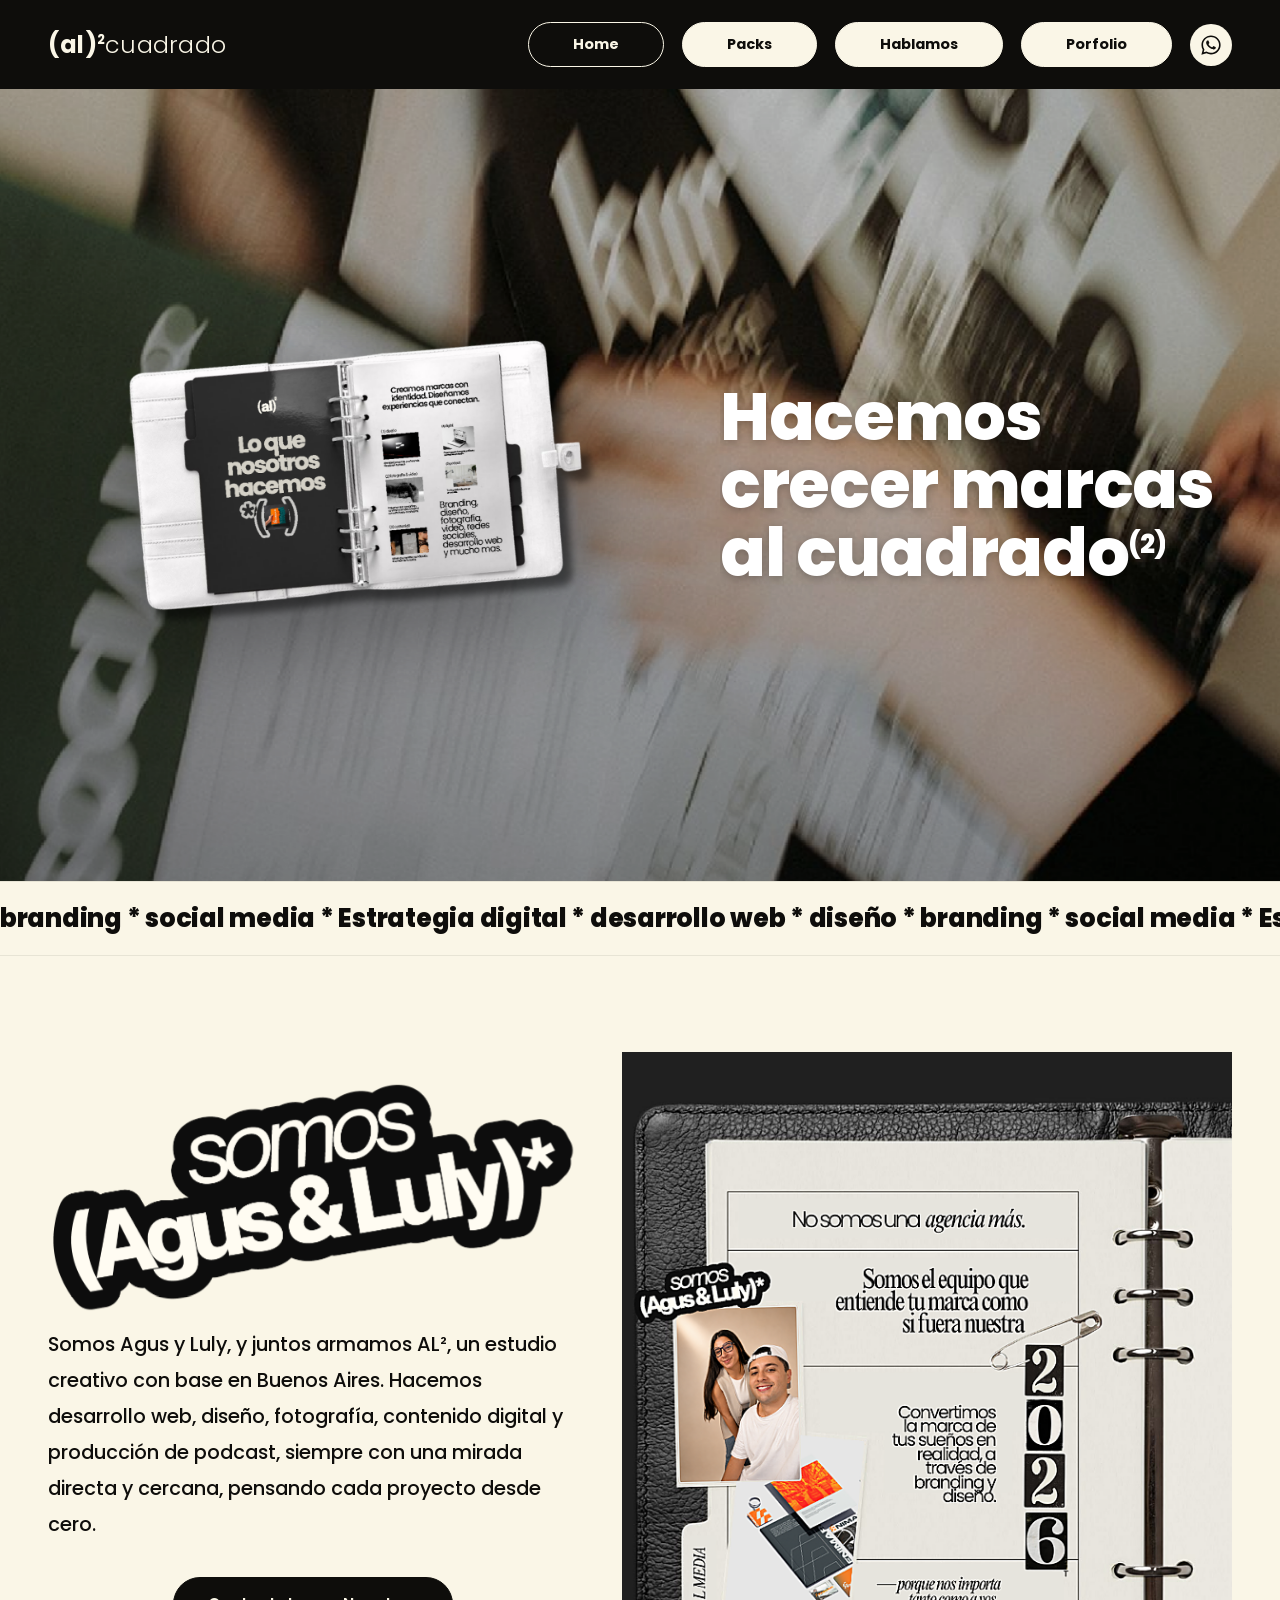
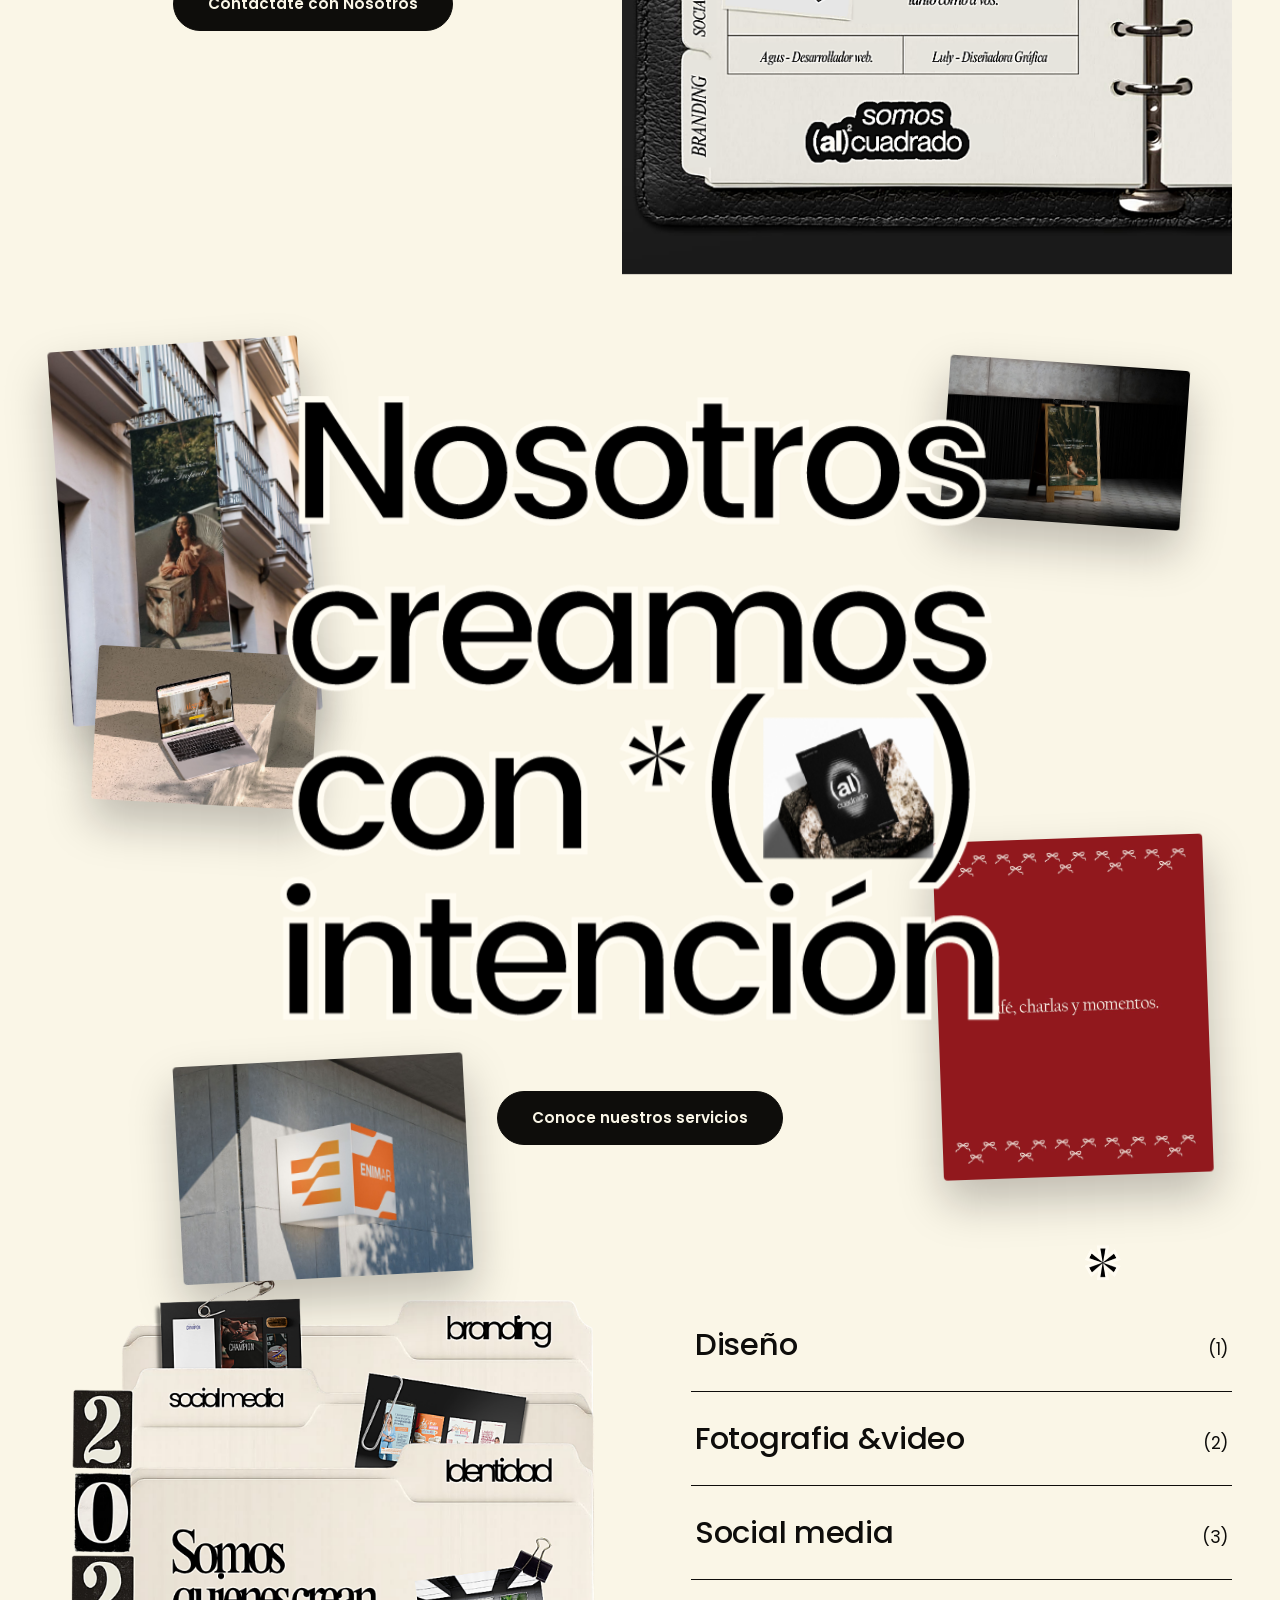
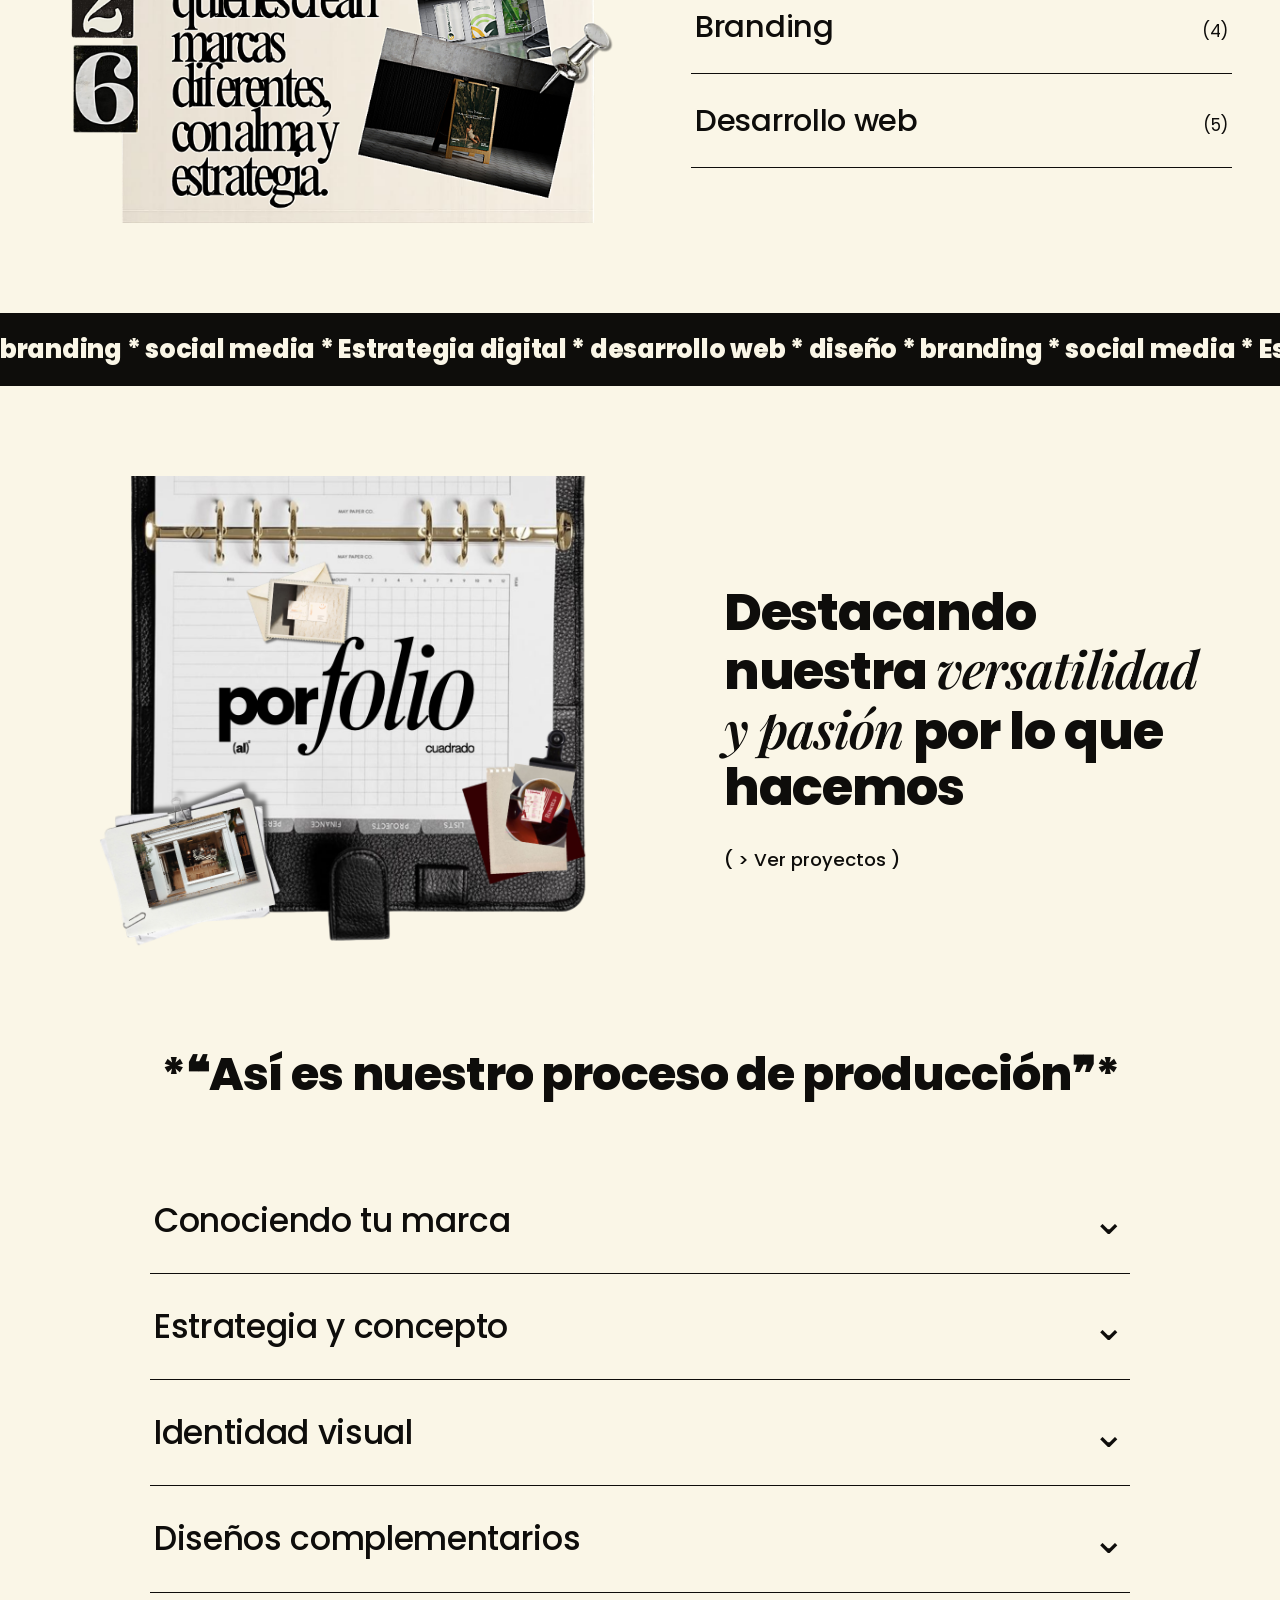
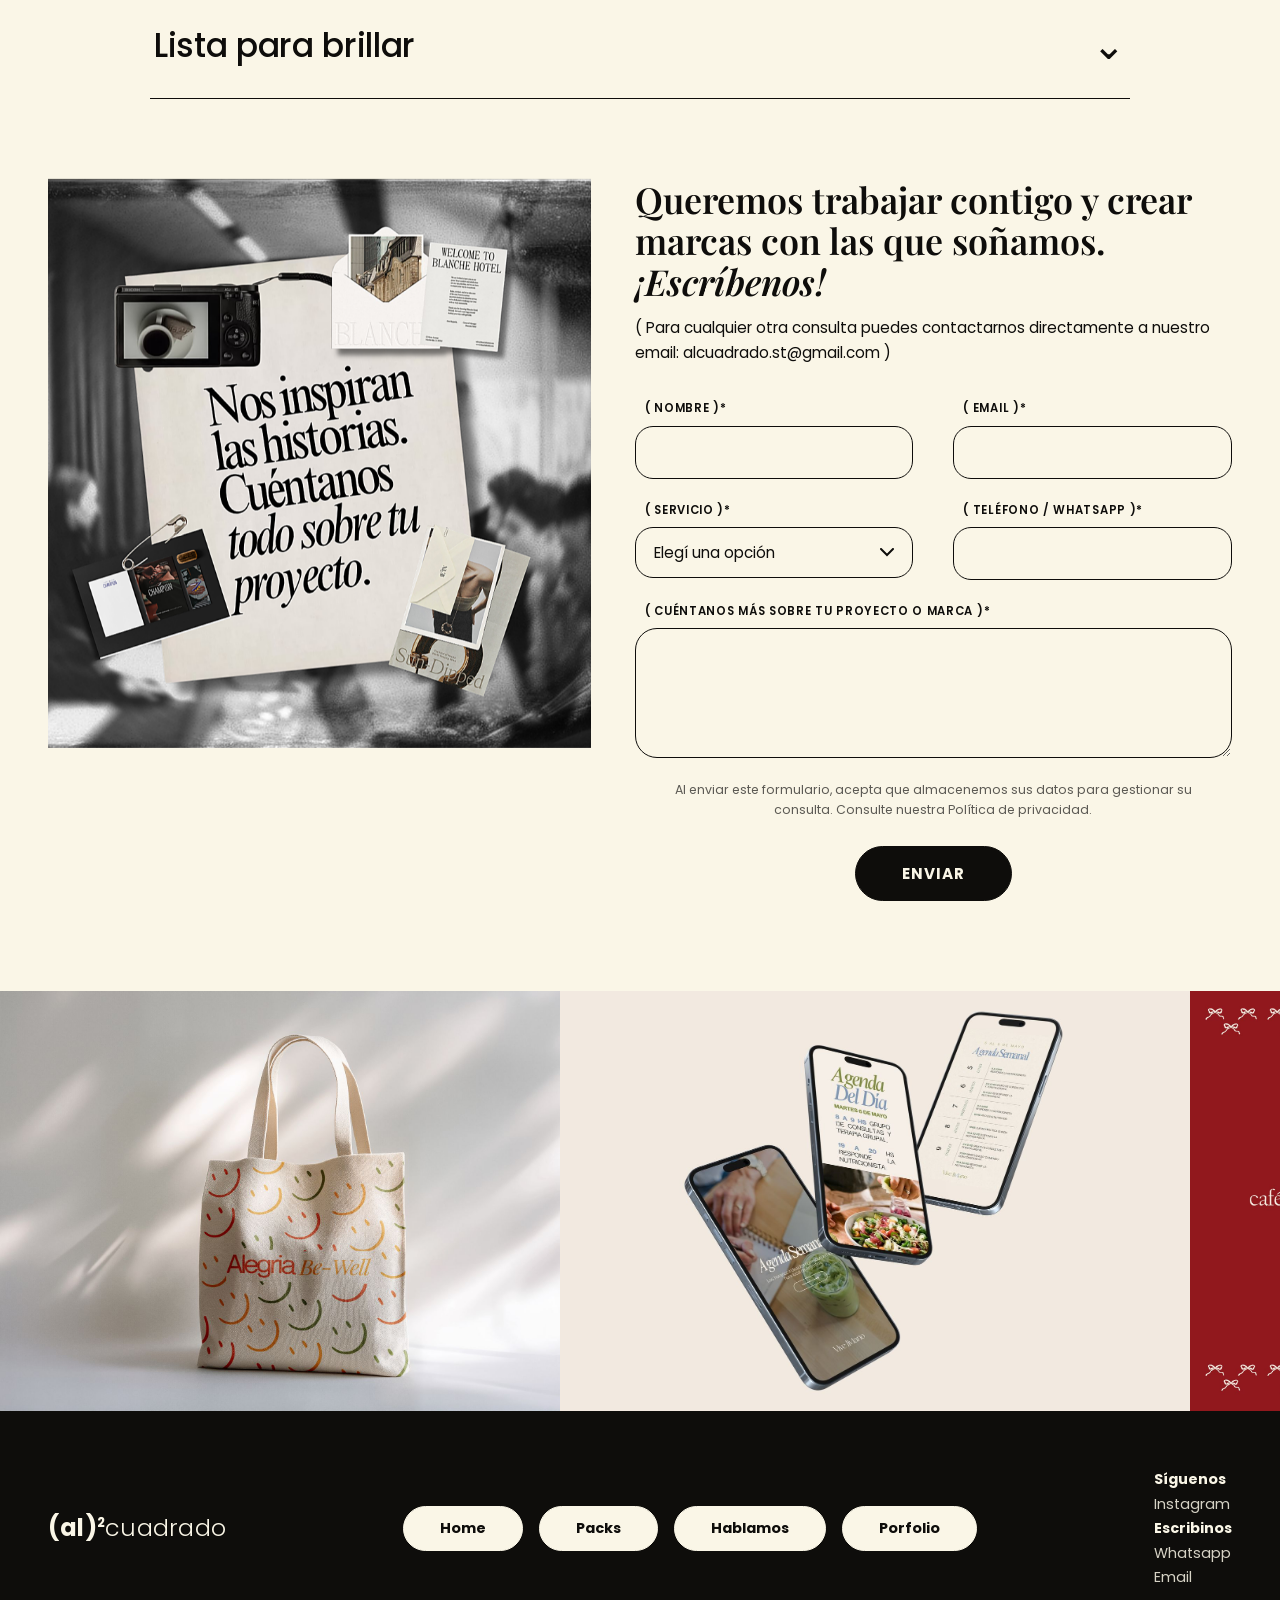
<file: index.html>
<!DOCTYPE html>
<html lang="es">
<head>
<meta charset="UTF-8"/>
<meta name="viewport" content="width=device-width,initial-scale=1.0"/>
<title>(al)²cuadrado — Hacemos crecer marcas al cuadrado</title>
<meta name="description" content="AL² es un estudio creativo con base en Buenos Aires: branding, social media, estrategia digital, desarrollo web y diseño."/>
<link rel="preconnect" href="https://fonts.googleapis.com"/>
<link rel="preconnect" href="https://fonts.gstatic.com" crossorigin/>
<link href="https://fonts.googleapis.com/css2?family=Poppins:wght@400;500;600;700;800&family=Playfair+Display:ital,wght@0,500;0,600;0,700;1,500;1,600;1,700&display=swap" rel="stylesheet"/>
<link rel="icon" type="image/png" sizes="64x64" href="assets/img/favicon-64.png"/>
<link rel="icon" href="favicon.ico" sizes="any"/>
<link rel="apple-touch-icon" href="assets/img/favicon-180.png"/>
<link rel="stylesheet" href="css/style.css?v=20260704c"/>
</head>
<body>

<!-- ── Header ── -->
<header class="site-header">
  <a class="logo" href="index.html"><b>(al)</b><sup>2</sup><span>cuadrado</span></a>
  <div class="nav-right"><nav class="main-nav">
    <a class="pill active" href="index.html">Home</a>
    <a class="pill" href="packs.html">Packs</a>
    <a class="pill" href="contacto.html">Hablamos</a>
    <a class="pill" href="porfolio.html">Porfolio</a>
  </nav><button class="nav-toggle" type="button" aria-label="Abrir menú" aria-expanded="false"><span></span><span></span><span></span></button><a class="nav-wsp" href="https://wa.me/5491160169886" target="_blank" rel="noopener" aria-label="Escribinos por WhatsApp"><svg viewBox="0 0 448 512" xmlns="http://www.w3.org/2000/svg"><path d="M380.9 97.1C339 55.1 283.2 32 223.9 32c-122.4 0-222 99.6-222 222 0 39.1 10.2 77.3 29.6 111L0 480l117.7-30.9c32.4 17.7 68.9 27 106.1 27h.1c122.3 0 224.1-99.6 224.1-222 0-59.3-25.2-115-67.1-157zm-157 341.6c-33.2 0-65.7-8.9-94-25.7l-6.7-4-69.8 18.3L72 359.2l-4.4-7c-18.5-29.4-28.2-63.3-28.2-98.2 0-101.7 82.8-184.5 184.6-184.5 49.3 0 95.6 19.2 130.4 54.1 34.8 34.9 56.2 81.2 56.1 130.5 0 101.8-84.9 184.6-186.6 184.6zm101.2-138.2c-5.5-2.8-32.8-16.2-37.9-18-5.1-1.9-8.8-2.8-12.5 2.8-3.7 5.6-14.3 18-17.6 21.8-3.2 3.7-6.5 4.2-12 1.4-32.6-16.3-54-29.1-75.5-66-5.7-9.8 5.7-9.1 16.3-30.3 1.8-3.7.9-6.9-.5-9.7-1.4-2.8-12.5-30.1-17.1-41.2-4.5-10.8-9.1-9.3-12.5-9.5-3.2-.2-6.9-.2-10.6-.2-3.7 0-9.7 1.4-14.8 6.9-5.1 5.6-19.4 19-19.4 46.3 0 27.3 19.9 53.7 22.6 57.4 2.8 3.7 39.1 59.7 94.8 83.8 35.2 15.2 49 16.5 66.6 13.9 10.7-1.6 32.8-13.4 37.4-26.4 4.6-13 4.6-24.1 3.2-26.4-1.3-2.5-5-3.9-10.5-6.6z"/></svg></a></div>
</header>

<!-- ── Hero ── -->
<section class="hero-home">
  <div class="hero-bg" aria-hidden="true"></div>
  <div class="hero-home-inner">
    <div class="hero-home-agenda reveal">
      <img src="assets/img/agenda-hero.png" alt="Agenda de AL² — lo que nosotros hacemos: branding, diseño, fotografía, video, redes sociales y desarrollo web"/>
    </div>
    <h1 data-split="">Hacemos crecer marcas al cuadrado<sup>(2)</sup></h1>
  </div>
</section>

<!-- ── Marquee ── -->
<div class="marquee" aria-hidden="true">
  <div class="marquee-track">
    <span>branding * social media * Estrategia digital * desarrollo web * diseño * branding * social media * Estrategia digital * desarrollo web * diseño * branding * social media * Estrategia digital * desarrollo web * diseño *</span><span>branding * social media * Estrategia digital * desarrollo web * diseño * branding * social media * Estrategia digital * desarrollo web * diseño * branding * social media * Estrategia digital * desarrollo web * diseño *</span>
  </div>
</div>

<!-- ── Somos ── -->
<section class="section" id="somos">
  <div class="section-inner somos-grid">
    <div class="somos-text reveal">
      <img class="somos-sticker" src="assets/img/somos-sticker.png" alt="somos (Agus &amp; Luly)*"/>
      <p>Somos Agus y Luly, y juntos armamos AL², un estudio creativo con base en Buenos Aires. Hacemos desarrollo web, diseño, fotografía, contenido digital y producción de podcast, siempre con una mirada directa y cercana, pensando cada proyecto desde cero.</p>
      <a class="btn" href="contacto.html">Contactate con Nosotros</a>
    </div>
    <div class="reveal">
      <img src="assets/img/presentacion.png" alt="Agenda de AL² — no somos una agencia más, somos el equipo que entiende tu marca como si fuera nuestra"/>
    </div>
  </div>
</section>

<!-- ── Nosotros creamos con intención ── -->
<section class="intencion">
  <div class="intencion-inner">
    <img class="float-img fl-1" src="assets/img/aura-tropical/aura-tropical-01.jpg" alt=""/>
    <img class="float-img fl-2" src="assets/img/alegria-bewell/alegria-bewell-07.jpg" alt=""/>
    <img class="float-img fl-3" src="assets/img/enimar/enimar-06.jpg" alt=""/>
    <img class="float-img fl-4" src="assets/img/aura-tropical/aura-tropical-04.jpg" alt=""/>
    <img class="float-img fl-5" src="assets/img/rosetta-caffe/rosetta-caffe-02.jpg" alt=""/>
    <img class="ast ast-l" src="assets/img/asterisco.png" alt=""/>
    <img class="ast ast-r" src="assets/img/asterisco.png" alt=""/>
    <img class="intencion-title reveal" src="assets/img/creamos-intencion.png" alt="Nosotros creamos con intención"/>
    <div class="reveal">
      <a class="btn" href="packs.html">Conoce nuestros servicios</a>
    </div>
  </div>
</section>

<!-- ── Servicios ── -->
<section class="section" id="servicios">
  <div class="section-inner servicios-grid">
    <div class="reveal">
      <img src="assets/img/servicios.png" alt="Carpetas de AL²: branding, social media e identidad — somos quienes crean marcas diferentes, con alma y estrategia"/>
    </div>
    <ul class="servicios-list reveal">
      <li><a href="packs.html#branding">Diseño <span>(1)</span></a></li>
      <li><a href="packs.html#fotografia">Fotografia &amp;video <span>(2)</span></a></li>
      <li><a href="packs.html#social-media">Social media <span>(3)</span></a></li>
      <li><a href="packs.html#branding">Branding <span>(4)</span></a></li>
      <li><a href="packs.html#desarrollo-web">Desarrollo web <span>(5)</span></a></li>
    </ul>
  </div>
</section>

<!-- ── Marquee dark ── -->
<div class="marquee dark" aria-hidden="true">
  <div class="marquee-track">
    <span>branding * social media * Estrategia digital * desarrollo web * diseño * branding * social media * Estrategia digital * desarrollo web * diseño * branding * social media * Estrategia digital * desarrollo web * diseño *</span><span>branding * social media * Estrategia digital * desarrollo web * diseño * branding * social media * Estrategia digital * desarrollo web * diseño * branding * social media * Estrategia digital * desarrollo web * diseño *</span>
  </div>
</div>

<!-- ── Porfolio ── -->
<section class="section" id="porfolio">
  <div class="section-inner porfolio-grid">
    <div class="reveal">
      <img src="assets/img/porfolio-binder.png" alt="Carpeta porfolio de (al)²cuadrado"/>
    </div>
    <div class="porfolio-copy reveal">
      <h2>Destacando nuestra <em>versatilidad y&nbsp;pasión</em> por lo que hacemos</h2>
      <a class="link-proyectos" href="porfolio.html">( &gt; Ver proyectos )</a>
    </div>
  </div>
</section>

<!-- ── Proceso ── -->
<section class="section proceso" id="proceso">
  <div class="section-inner">
    <h2 data-split="">*&#10077;Así es nuestro proceso de producción&#10078;*</h2>
    <div class="acordeon reveal">
      <details>
        <summary>Conociendo tu marca</summary>
        <div class="acordeon-body">
          <p><em>Briefs, videollamada, primer contacto…</em><br/>
          Nos escribís, te contamos cómo trabajamos y coordinamos una videollamada para conocerte a vos y a tu proyecto. También te vamos a pedir que completes algunos briefs para entender bien qué necesitás.</p>
        </div>
      </details>
      <details>
        <summary>Estrategia y concepto</summary>
        <div class="acordeon-body">
          <p><em>Ideas, propósito, concepto…</em><br/>
          Para nosotros no existe una identidad visual sin una identidad conceptual atrás. Primero le damos personalidad a tu marca, después la vestimos de color y forma.</p>
        </div>
      </details>
      <details>
        <summary>Identidad visual</summary>
        <div class="acordeon-body">
          <p><em>Diseño, propuestas, creatividad…</em><br/>
          La parte más divertida: armamos las propuestas de identidad visual. Vas a tener variables de tu logo, vas a ver tu marca aplicada en distintos contextos, y te vamos a explicar por qué diseñamos cada elemento así.</p>
        </div>
      </details>
      <details>
        <summary>Diseños complementarios</summary>
        <div class="acordeon-body">
          <p>Armamos todo lo complementario que tu proyecto necesite —papelería, piezas para redes, lo que haga falta. Nos adaptamos a vos, no al revés.</p>
        </div>
      </details>
      <details>
        <summary>Lista para brillar</summary>
        <div class="acordeon-body">
          <p><em>Consejos finales y archivos…</em><br/>
          Cerramos con una videollamada donde te mostramos cómo usar cada archivo y para qué sirve cada cosa. Te dejamos nuestros consejos finales y respondemos todo lo que te haya quedado dando vueltas.</p>
        </div>
      </details>
    </div>
  </div>
</section>

<!-- ── Contacto ── -->
<section class="section" id="contacto">
  <div class="section-inner contact-grid">
    <div class="contact-img reveal">
      <img src="assets/img/contactanos.png" alt="Nos inspiran las historias. Cuéntanos todo sobre tu proyecto."/>
    </div>
    <div class="reveal">
      <h2 class="form-title">Queremos trabajar contigo y crear marcas con las que soñamos. <em>¡Escríbenos!</em></h2>
      <p class="form-sub">( Para cualquier otra consulta puedes contactarnos directamente a nuestro email: alcuadrado.st@gmail.com )</p>
      <form class="al-form" novalidate="">
        <input type="hidden" name="access_key" value="7675a9cd-76a6-42dc-9482-07642915cbb4"/>
        <input type="hidden" name="subject" value="Nueva consulta desde alcuadrado — Home"/>
        <input type="checkbox" name="botcheck" style="display:none"/>
        <div class="form-grid">
          <div class="field"><label>( Nombre )*</label><input type="text" name="nombre" required/></div>
        <div class="field"><label>( Email )*</label><input type="email" name="email" required/></div>
        <div class="field"><label>( Servicio )*</label><select name="servicio" required>
          <option value="" disabled selected>Elegí una opción</option>
          <option value="Branding">Branding</option>
          <option value="Social Media">Social Media</option>
          <option value="Desarrollo web">Desarrollo web</option>
          <option value="Fotografía y Video">Fotografía &amp; Video</option>
          <option value="Diseño">Diseño</option>
          <option value="Otro / varios servicios">Otro / varios servicios</option>
        </select></div>
        <div class="field"><label>( Teléfono / WhatsApp )*</label><input type="tel" name="telefono" required/></div>
        <div class="field full"><label>( Cuéntanos más sobre tu proyecto o marca )*</label><textarea name="mensaje" required></textarea></div>
        </div>
        <p class="form-note">Al enviar este formulario, acepta que almacenemos sus datos para gestionar su consulta. Consulte nuestra Política de privacidad.</p>
        <div class="form-send"><button class="btn" type="submit">ENVIAR</button></div>
        <p class="form-ok" role="status"></p>
      </form>
    </div>
  </div>
</section>

<!-- ── Franja de imágenes ── -->
<div class="strip-work" aria-hidden="true">
  <div class="strip-track">
    <img src="assets/img/alegria-bewell/alegria-bewell-03.jpg" alt=""/><img src="assets/img/vive-liviano/vive-liviano-06.jpg" alt=""/><img src="assets/img/rosetta-caffe/rosetta-caffe-02.jpg" alt=""/><img src="assets/img/enimar/enimar-06.jpg" alt=""/><img src="assets/img/aura-tropical/aura-tropical-04.jpg" alt=""/><img src="assets/img/champion/champion-01.jpg" alt=""/><img src="assets/img/flash-de-vida/flash-de-vida-05.png" alt=""/><img src="assets/img/la-charcuteria/la-charcuteria-01.jpg" alt=""/><img src="assets/img/soyma/soyma-10.png" alt=""/><img src="assets/img/rhesus/rhesus-03.jpg" alt=""/><img src="assets/img/alegria-bewell/alegria-bewell-03.jpg" alt=""/><img src="assets/img/vive-liviano/vive-liviano-06.jpg" alt=""/><img src="assets/img/rosetta-caffe/rosetta-caffe-02.jpg" alt=""/><img src="assets/img/enimar/enimar-06.jpg" alt=""/><img src="assets/img/aura-tropical/aura-tropical-04.jpg" alt=""/><img src="assets/img/champion/champion-01.jpg" alt=""/><img src="assets/img/flash-de-vida/flash-de-vida-05.png" alt=""/><img src="assets/img/la-charcuteria/la-charcuteria-01.jpg" alt=""/><img src="assets/img/soyma/soyma-10.png" alt=""/><img src="assets/img/rhesus/rhesus-03.jpg" alt=""/>
  </div>
</div>

<!-- ── Footer ── -->
<footer class="site-footer">
  <div class="footer-inner">
    <a class="logo" href="index.html"><b>(al)</b><sup>2</sup><span>cuadrado</span></a>
    <nav class="footer-nav">
      <a class="pill" href="index.html">Home</a>
      <a class="pill" href="packs.html">Packs</a>
      <a class="pill" href="contacto.html">Hablamos</a>
      <a class="pill" href="porfolio.html">Porfolio</a>
    </nav>
    <div class="footer-social">
      <strong>Síguenos</strong>
      <a href="https://www.instagram.com/studio.al2/" target="_blank" rel="noopener">Instagram</a>
      <strong>Escribinos</strong>
      <a href="https://wa.me/5491160169886" target="_blank" rel="noopener">Whatsapp</a>
      <a href="mailto:alcuadrado.st@gmail.com">Email</a>
    </div>
  </div>
</footer>

<script src="js/main.js"></script>
</body>
</html>
</file>
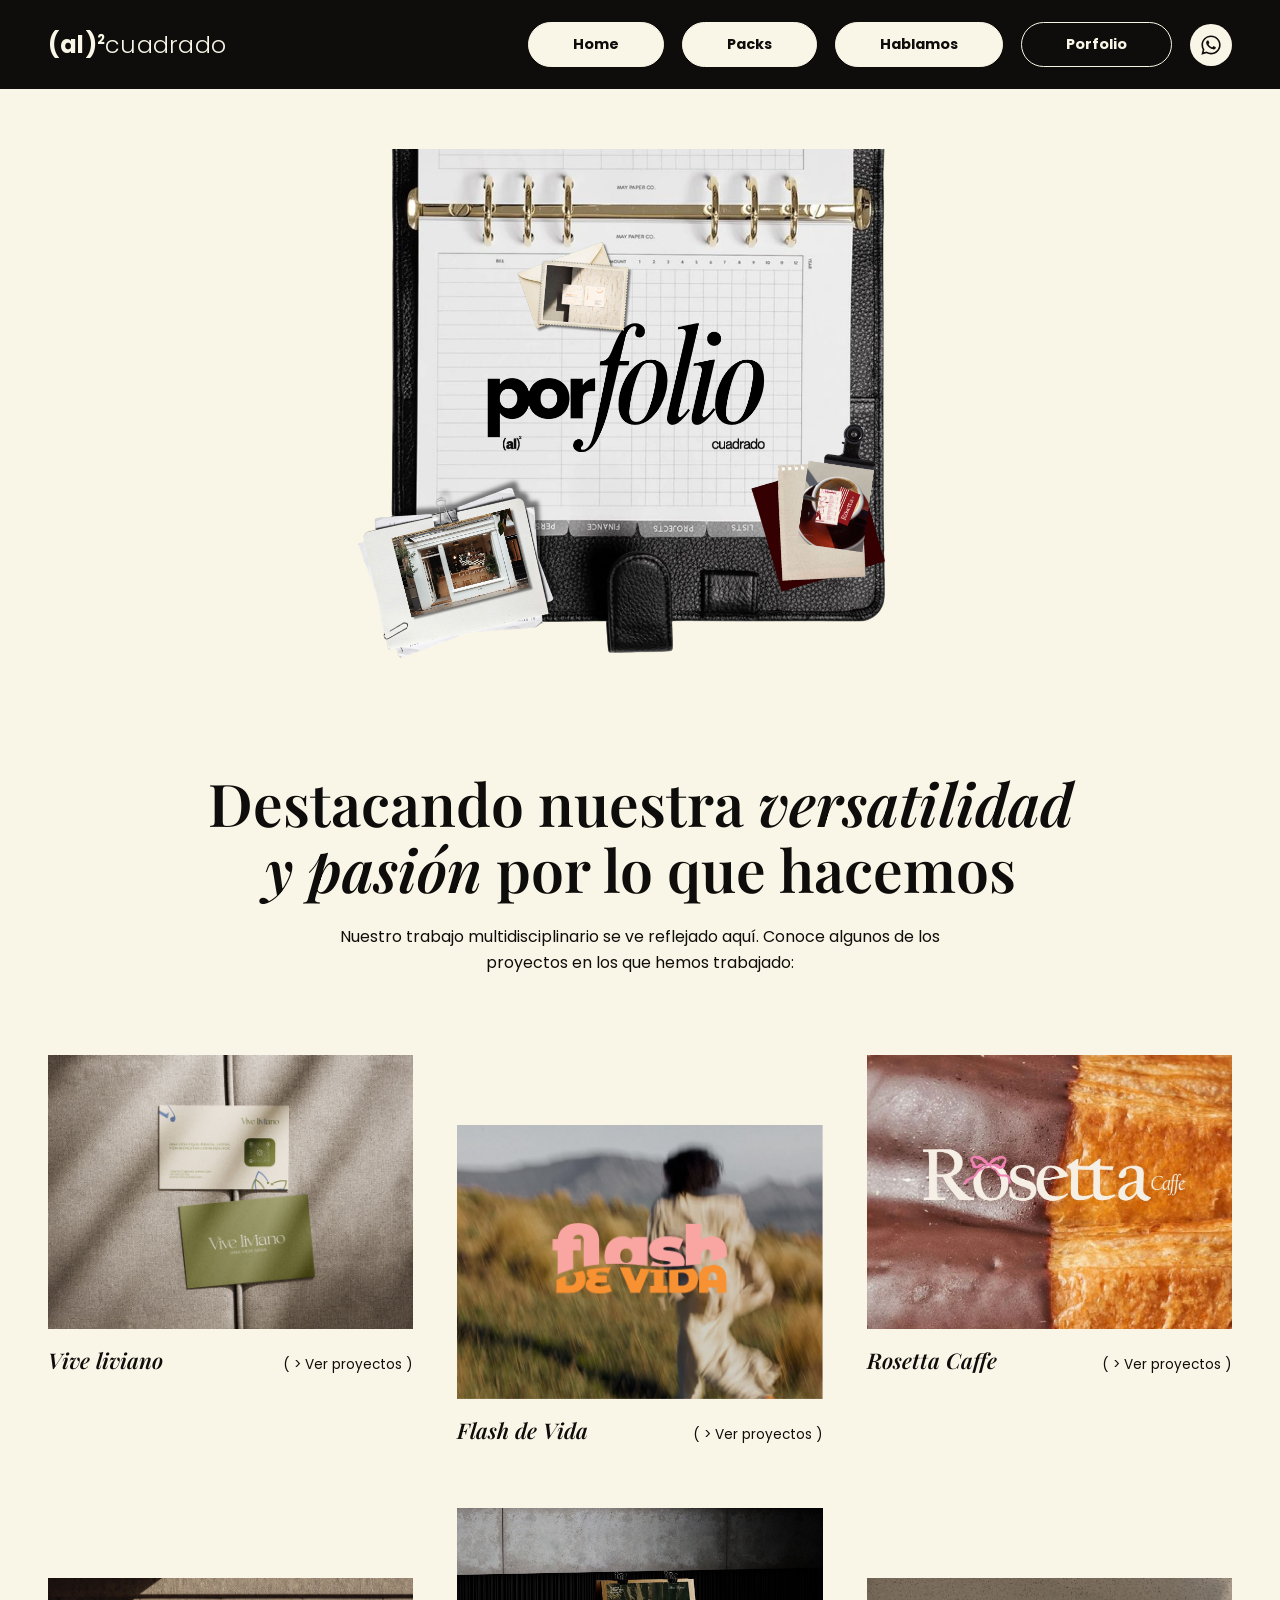
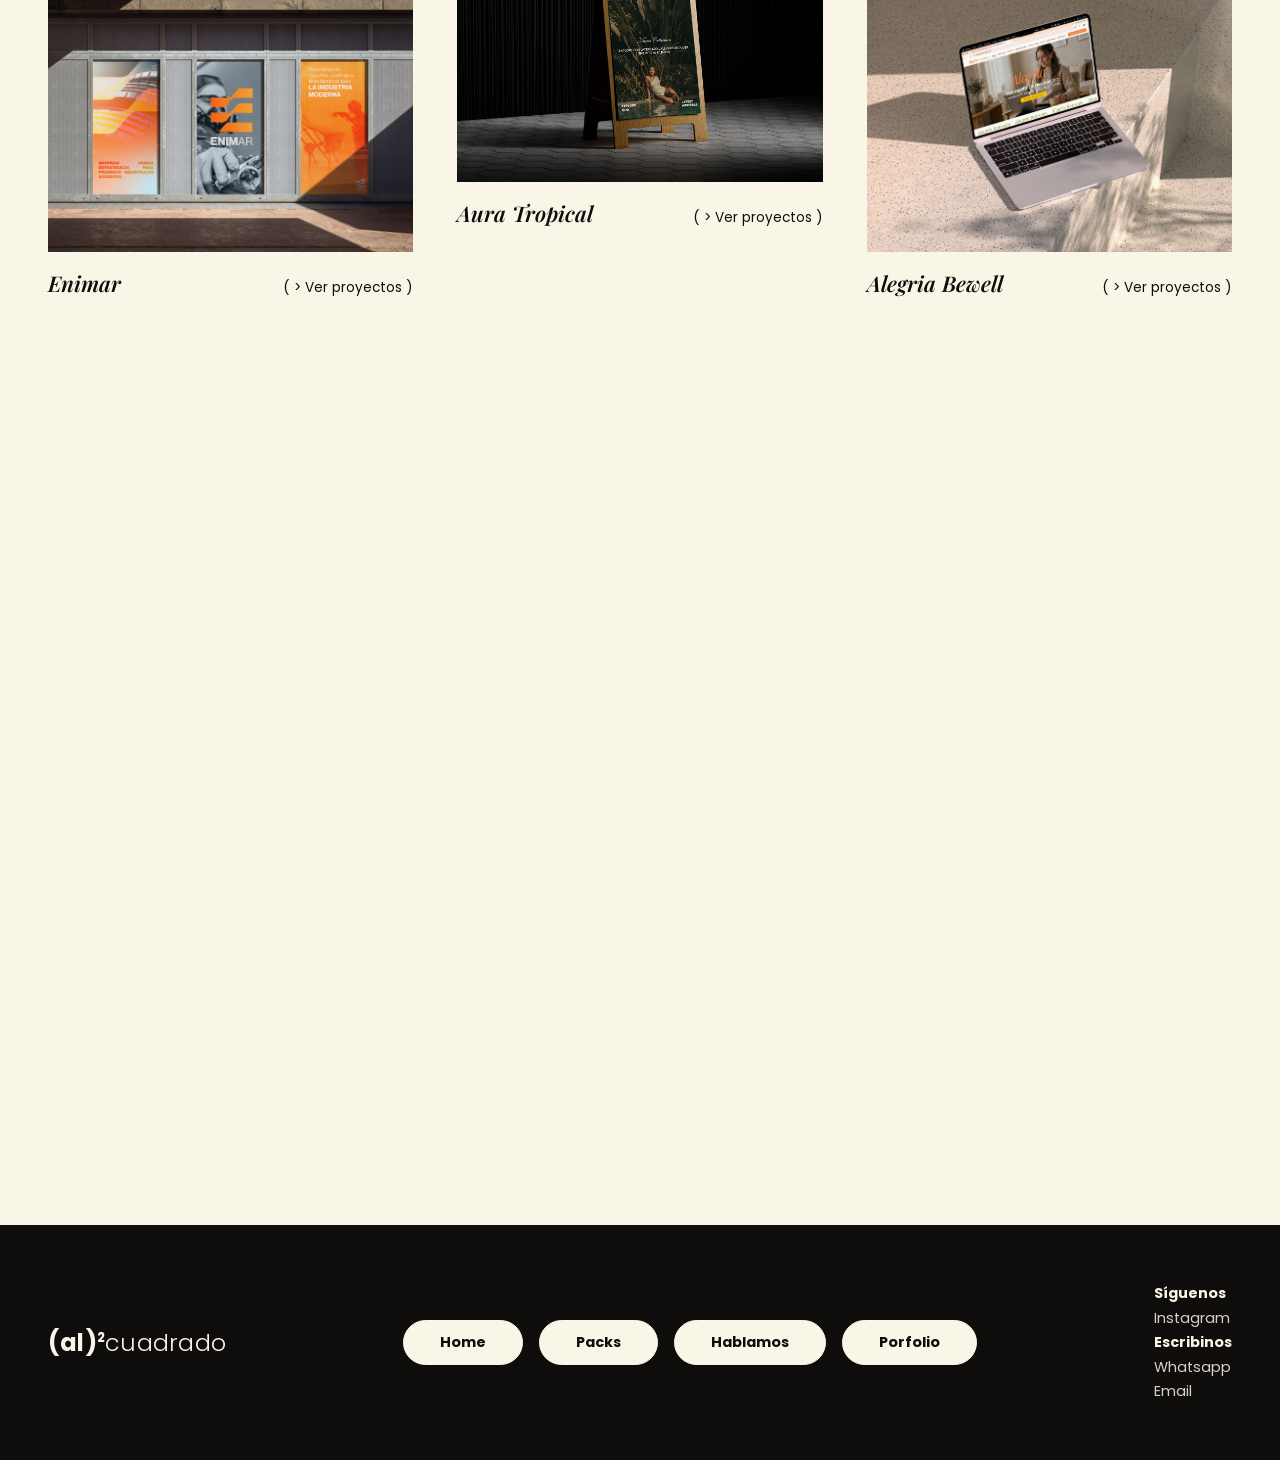
<file: marca.html>
<!DOCTYPE html>
<html lang="es">
<head>
<meta charset="UTF-8"/>
<meta name="viewport" content="width=device-width,initial-scale=1.0"/>
<title>Proyecto — (al)²cuadrado</title>
<meta name="description" content="Proyecto del porfolio de AL², estudio creativo con base en Buenos Aires."/>
<link rel="preconnect" href="https://fonts.googleapis.com"/>
<link rel="preconnect" href="https://fonts.gstatic.com" crossorigin/>
<link href="https://fonts.googleapis.com/css2?family=Poppins:wght@400;500;600;700;800&family=Playfair+Display:ital,wght@0,500;0,600;0,700;1,500;1,600;1,700&display=swap" rel="stylesheet"/>
<link rel="icon" type="image/png" sizes="64x64" href="assets/img/favicon-64.png"/>
<link rel="icon" href="favicon.ico" sizes="any"/>
<link rel="apple-touch-icon" href="assets/img/favicon-180.png"/>
<link rel="stylesheet" href="css/style.css?v=20260704c"/>
</head>
<body>

<!-- ── Header ── -->
<header class="site-header">
  <a class="logo" href="index.html"><b>(al)</b><sup>2</sup><span>cuadrado</span></a>
  <div class="nav-right"><nav class="main-nav">
    <a class="pill" href="index.html">Home</a>
    <a class="pill" href="packs.html">Packs</a>
    <a class="pill" href="contacto.html">Hablamos</a>
    <a class="pill active" href="porfolio.html">Porfolio</a>
  </nav><button class="nav-toggle" type="button" aria-label="Abrir menú" aria-expanded="false"><span></span><span></span><span></span></button><a class="nav-wsp" href="https://wa.me/5491160169886" target="_blank" rel="noopener" aria-label="Escribinos por WhatsApp"><svg viewBox="0 0 448 512" xmlns="http://www.w3.org/2000/svg"><path d="M380.9 97.1C339 55.1 283.2 32 223.9 32c-122.4 0-222 99.6-222 222 0 39.1 10.2 77.3 29.6 111L0 480l117.7-30.9c32.4 17.7 68.9 27 106.1 27h.1c122.3 0 224.1-99.6 224.1-222 0-59.3-25.2-115-67.1-157zm-157 341.6c-33.2 0-65.7-8.9-94-25.7l-6.7-4-69.8 18.3L72 359.2l-4.4-7c-18.5-29.4-28.2-63.3-28.2-98.2 0-101.7 82.8-184.5 184.6-184.5 49.3 0 95.6 19.2 130.4 54.1 34.8 34.9 56.2 81.2 56.1 130.5 0 101.8-84.9 184.6-186.6 184.6zm101.2-138.2c-5.5-2.8-32.8-16.2-37.9-18-5.1-1.9-8.8-2.8-12.5 2.8-3.7 5.6-14.3 18-17.6 21.8-3.2 3.7-6.5 4.2-12 1.4-32.6-16.3-54-29.1-75.5-66-5.7-9.8 5.7-9.1 16.3-30.3 1.8-3.7.9-6.9-.5-9.7-1.4-2.8-12.5-30.1-17.1-41.2-4.5-10.8-9.1-9.3-12.5-9.5-3.2-.2-6.9-.2-10.6-.2-3.7 0-9.7 1.4-14.8 6.9-5.1 5.6-19.4 19-19.4 46.3 0 27.3 19.9 53.7 22.6 57.4 2.8 3.7 39.1 59.7 94.8 83.8 35.2 15.2 49 16.5 66.6 13.9 10.7-1.6 32.8-13.4 37.4-26.4 4.6-13 4.6-24.1 3.2-26.4-1.3-2.5-5-3.9-10.5-6.6z"/></svg></a></div>
</header>

<!-- ── Cabecera de la marca ── -->
<section class="marca-head">
  <h1 id="marca-nombre">Proyecto</h1>
  <p id="marca-desc"></p>
</section>

<!-- ── Galería ── -->
<div class="marca-gallery" id="marca-gallery"></div>

<div class="marca-back">
  <a class="btn" href="porfolio.html">&lt; Volver al porfolio</a>
</div>

<!-- ── Footer ── -->
<footer class="site-footer">
  <div class="footer-inner">
    <a class="logo" href="index.html"><b>(al)</b><sup>2</sup><span>cuadrado</span></a>
    <nav class="footer-nav">
      <a class="pill" href="index.html">Home</a>
      <a class="pill" href="packs.html">Packs</a>
      <a class="pill" href="contacto.html">Hablamos</a>
      <a class="pill" href="porfolio.html">Porfolio</a>
    </nav>
    <div class="footer-social">
      <strong>Síguenos</strong>
      <a href="https://www.instagram.com/studio.al2/" target="_blank" rel="noopener">Instagram</a>
      <strong>Escribinos</strong>
      <a href="https://wa.me/5491160169886" target="_blank" rel="noopener">Whatsapp</a>
      <a href="mailto:alcuadrado.st@gmail.com">Email</a>
    </div>
  </div>
</footer>

<script src="js/brands.js"></script>
<script>
  (function () {
    const slug = new URLSearchParams(location.search).get('m');
    const brand = BRANDS[slug];
    if (!brand) {
      location.replace('porfolio.html');
      return;
    }
    document.title = brand.name + ' — (al)²cuadrado';
    document.getElementById('marca-nombre').textContent = brand.name;
    document.getElementById('marca-desc').textContent = brand.desc;
    const gallery = document.getElementById('marca-gallery');
    brand.images.forEach((file, i) => {
      const img = document.createElement('img');
      img.src = 'assets/img/' + slug + '/' + file;
      img.alt = brand.name + ' — ' + brand.tag;
      img.loading = i > 1 ? 'lazy' : 'eager';
      if (i === 0 && brand.images.length % 2 === 1) img.classList.add('wide');
      gallery.appendChild(img);
    });
  })();
</script>
<script src="js/main.js"></script>
</body>
</html>
</file>
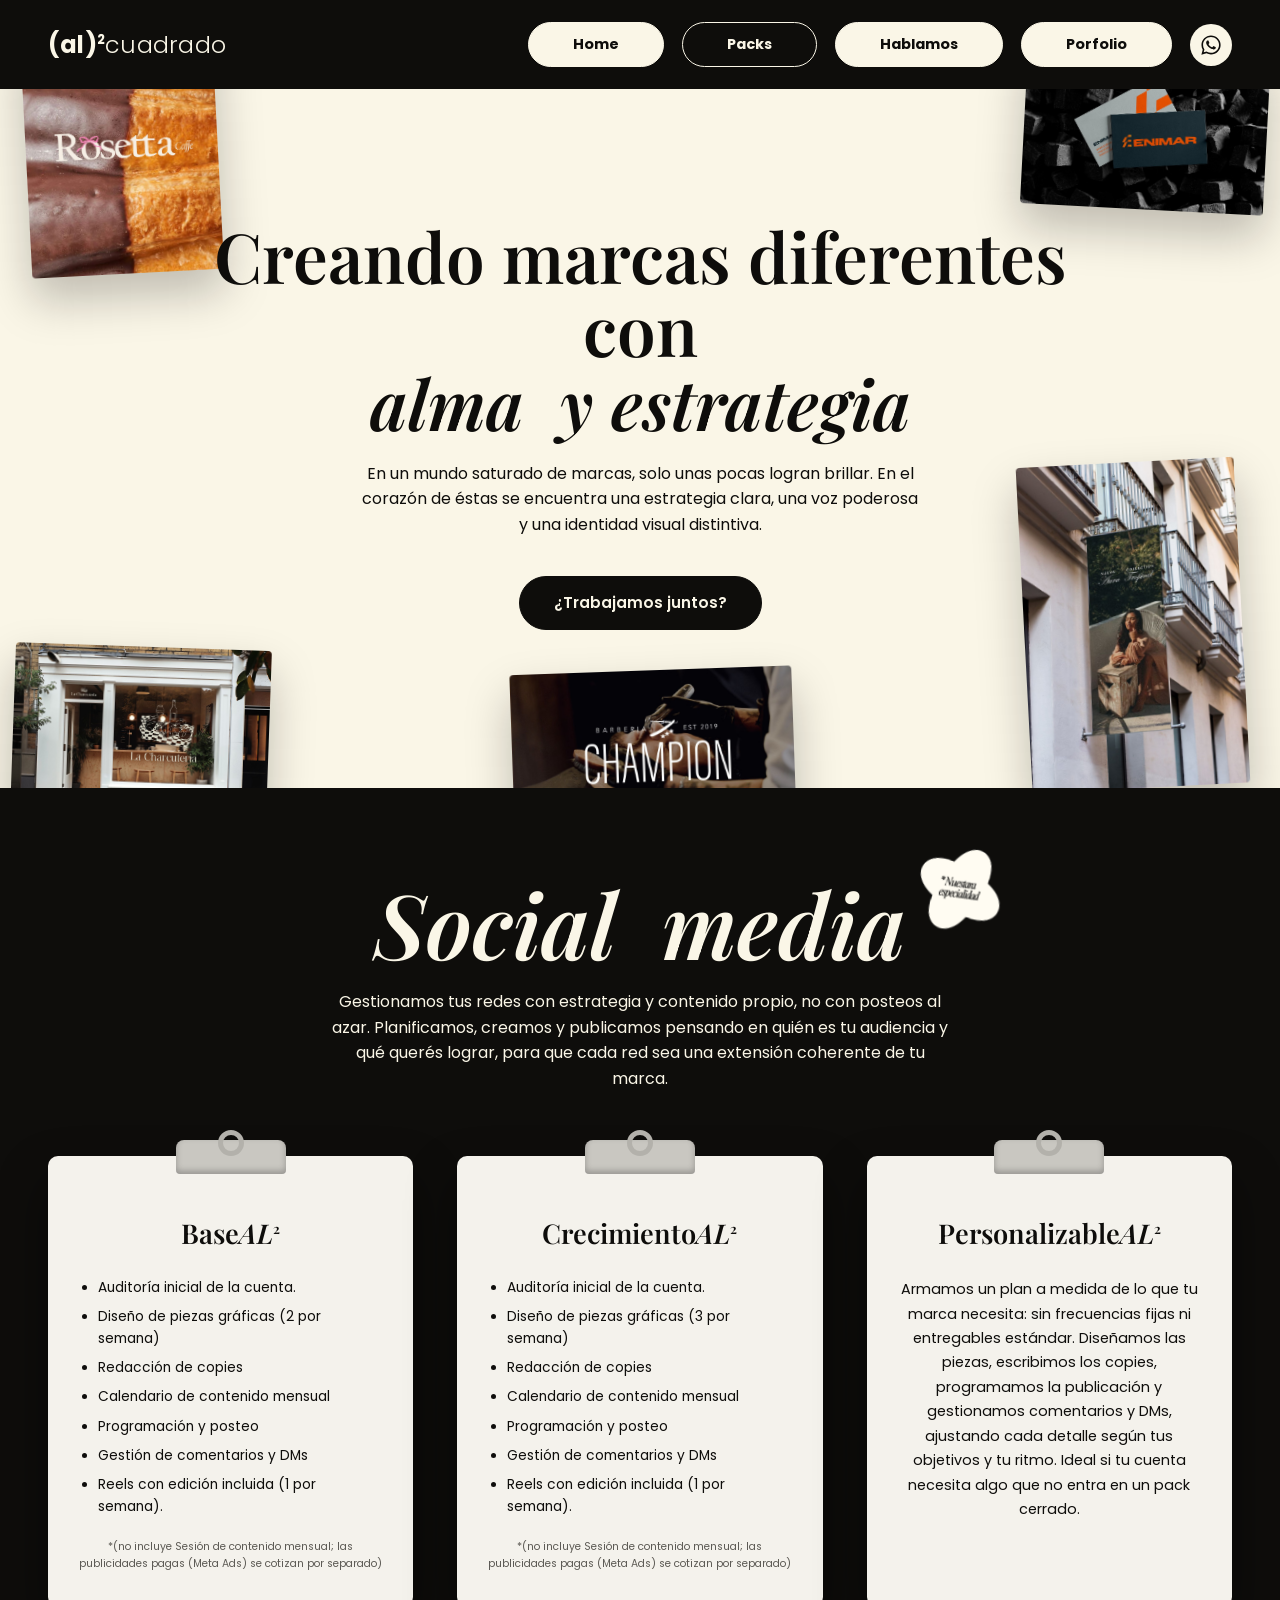
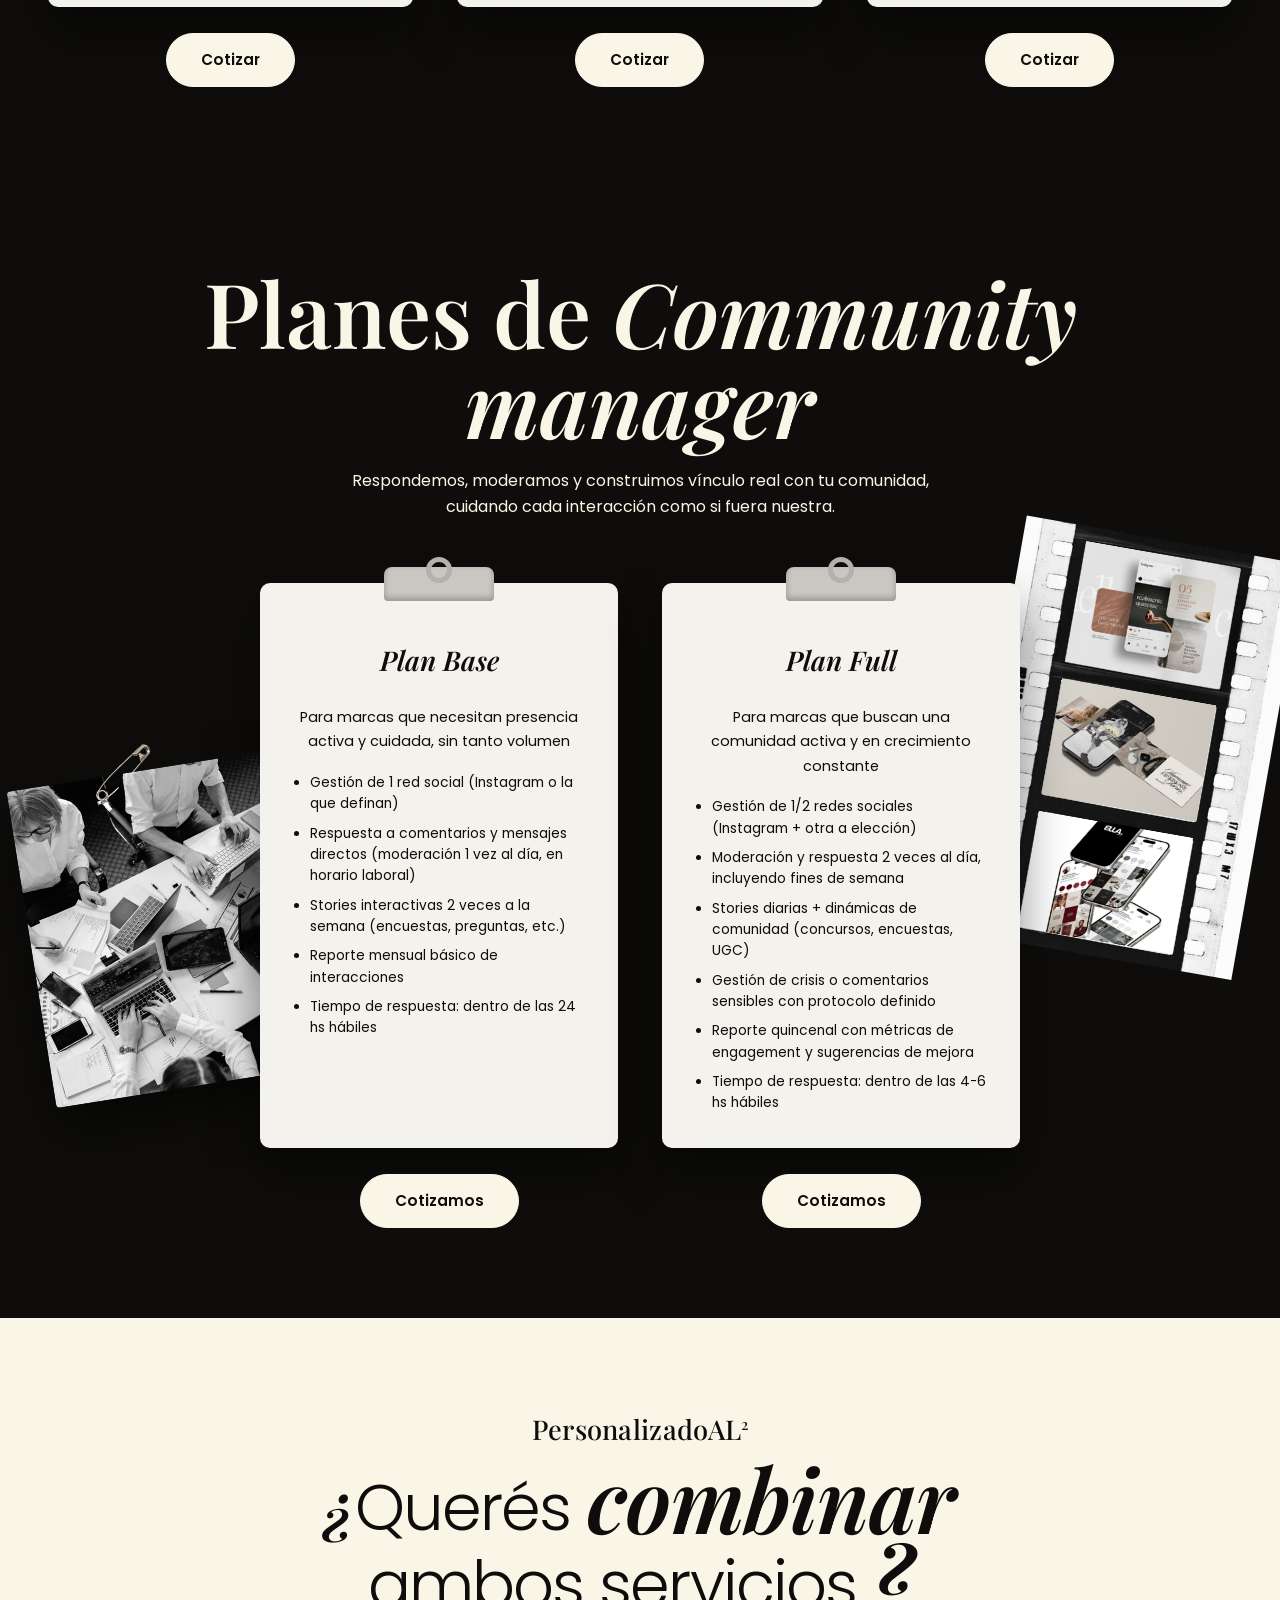
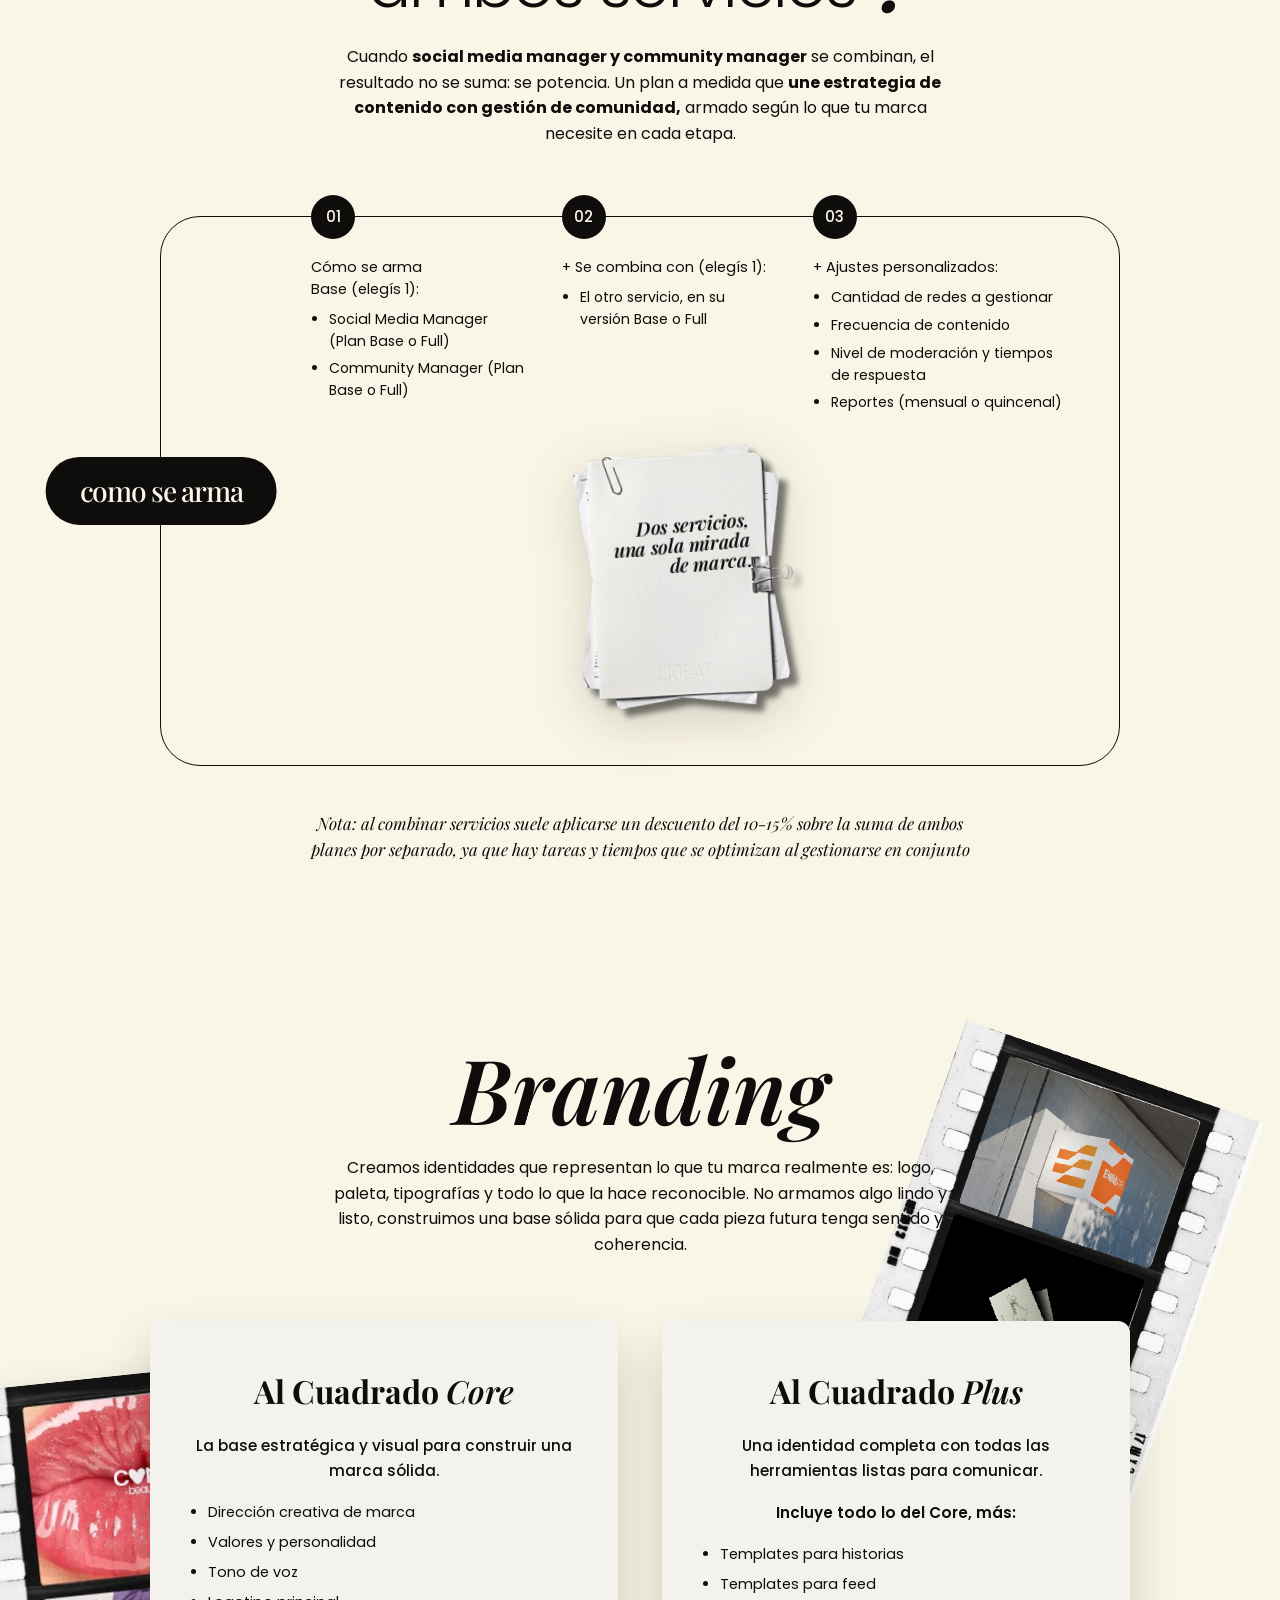
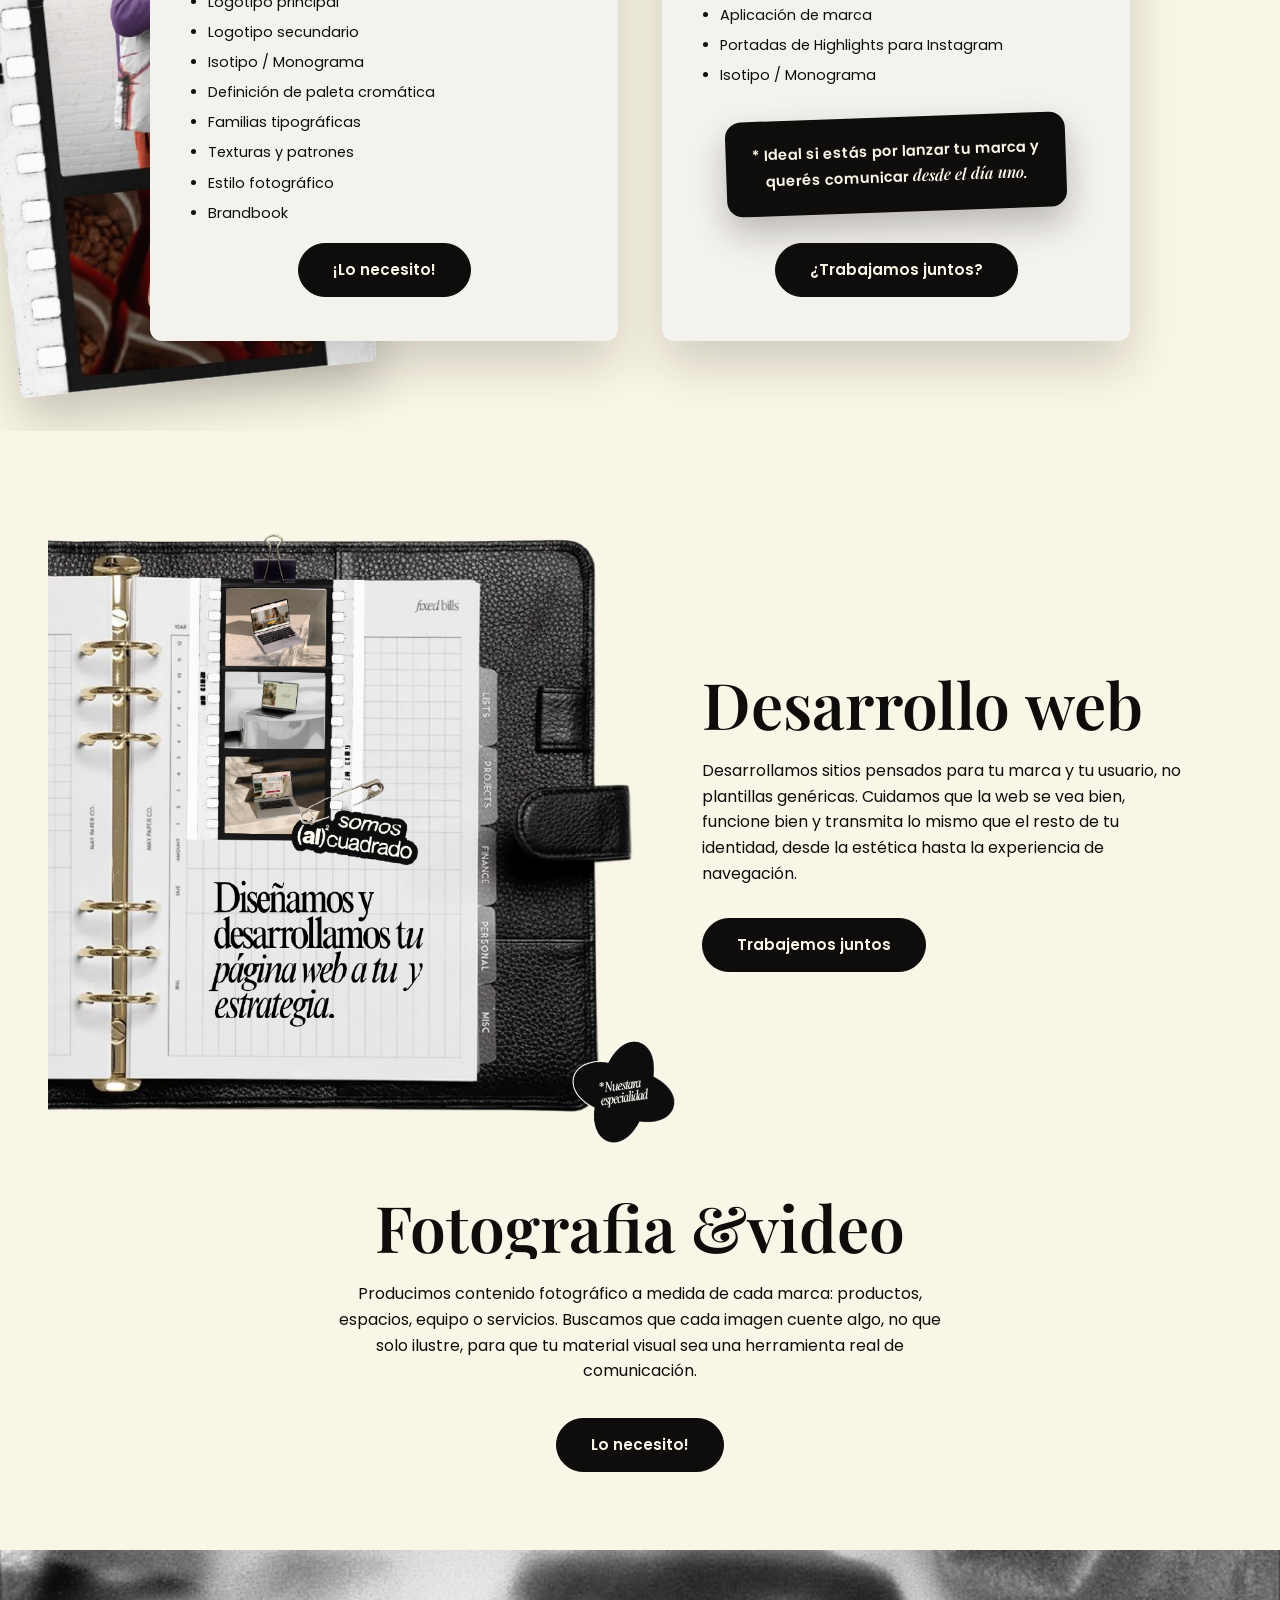
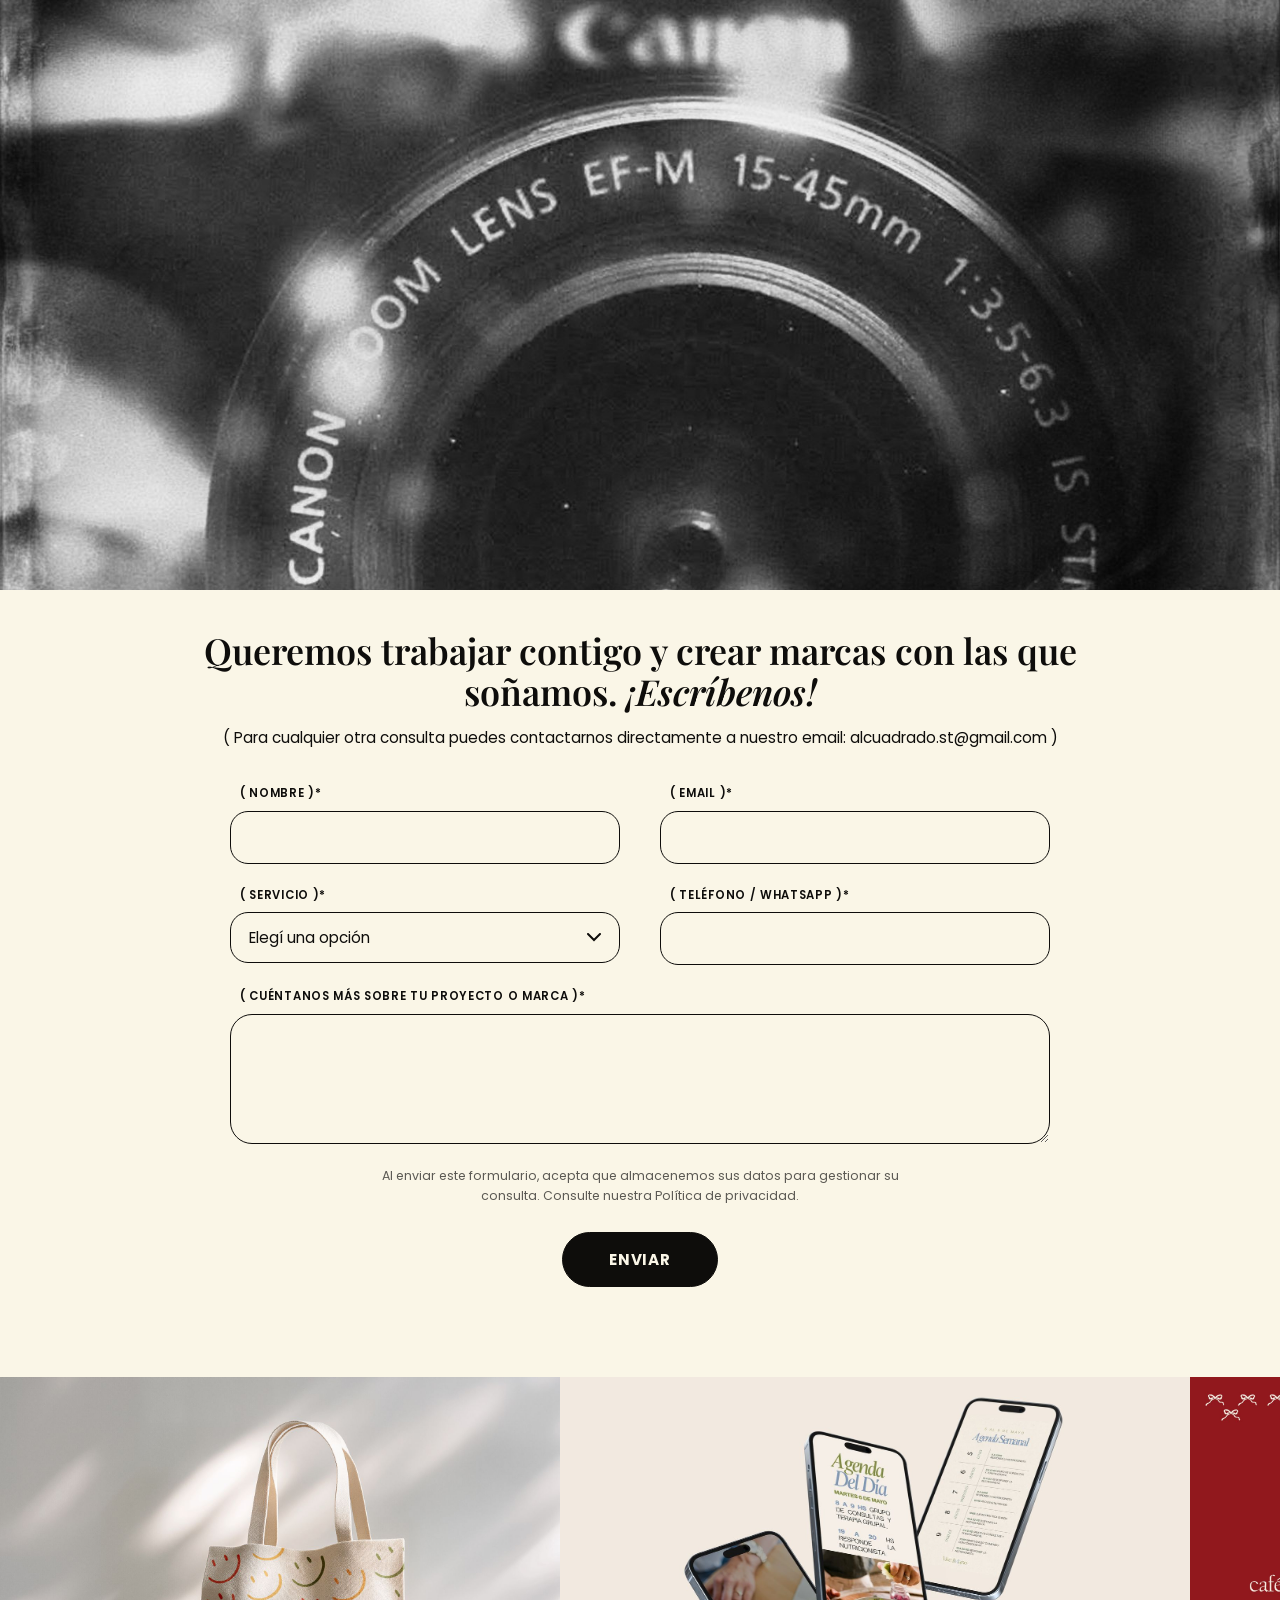
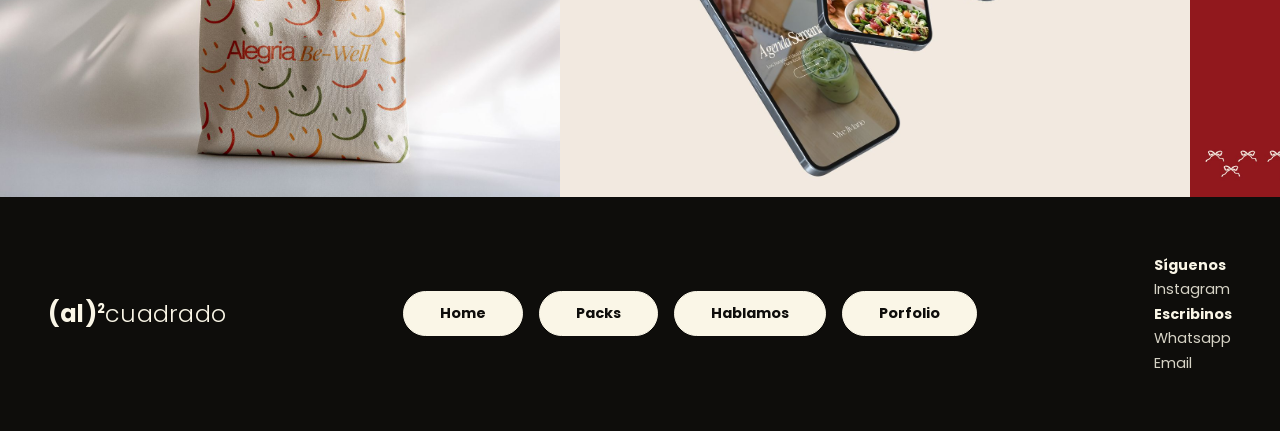
<file: packs.html>
<!DOCTYPE html>
<html lang="es">
<head>
<meta charset="UTF-8"/>
<meta name="viewport" content="width=device-width,initial-scale=1.0"/>
<title>Packs — (al)²cuadrado</title>
<meta name="description" content="Packs de social media, branding, desarrollo web y fotografía & video de AL², estudio creativo con base en Buenos Aires."/>
<link rel="preconnect" href="https://fonts.googleapis.com"/>
<link rel="preconnect" href="https://fonts.gstatic.com" crossorigin/>
<link href="https://fonts.googleapis.com/css2?family=Poppins:wght@300;400;500;600;700;800&family=Playfair+Display:ital,wght@0,500;0,600;0,700;1,500;1,600;1,700&display=swap" rel="stylesheet"/>
<link rel="icon" type="image/png" sizes="64x64" href="assets/img/favicon-64.png"/>
<link rel="icon" href="favicon.ico" sizes="any"/>
<link rel="apple-touch-icon" href="assets/img/favicon-180.png"/>
<link rel="stylesheet" href="css/style.css?v=20260704c"/>
</head>
<body>

<!-- ── Header ── -->
<header class="site-header">
  <a class="logo" href="index.html"><b>(al)</b><sup>2</sup><span>cuadrado</span></a>
  <div class="nav-right"><nav class="main-nav">
    <a class="pill" href="index.html">Home</a>
    <a class="pill active" href="packs.html">Packs</a>
    <a class="pill" href="contacto.html">Hablamos</a>
    <a class="pill" href="porfolio.html">Porfolio</a>
  </nav><button class="nav-toggle" type="button" aria-label="Abrir menú" aria-expanded="false"><span></span><span></span><span></span></button><a class="nav-wsp" href="https://wa.me/5491160169886" target="_blank" rel="noopener" aria-label="Escribinos por WhatsApp"><svg viewBox="0 0 448 512" xmlns="http://www.w3.org/2000/svg"><path d="M380.9 97.1C339 55.1 283.2 32 223.9 32c-122.4 0-222 99.6-222 222 0 39.1 10.2 77.3 29.6 111L0 480l117.7-30.9c32.4 17.7 68.9 27 106.1 27h.1c122.3 0 224.1-99.6 224.1-222 0-59.3-25.2-115-67.1-157zm-157 341.6c-33.2 0-65.7-8.9-94-25.7l-6.7-4-69.8 18.3L72 359.2l-4.4-7c-18.5-29.4-28.2-63.3-28.2-98.2 0-101.7 82.8-184.5 184.6-184.5 49.3 0 95.6 19.2 130.4 54.1 34.8 34.9 56.2 81.2 56.1 130.5 0 101.8-84.9 184.6-186.6 184.6zm101.2-138.2c-5.5-2.8-32.8-16.2-37.9-18-5.1-1.9-8.8-2.8-12.5 2.8-3.7 5.6-14.3 18-17.6 21.8-3.2 3.7-6.5 4.2-12 1.4-32.6-16.3-54-29.1-75.5-66-5.7-9.8 5.7-9.1 16.3-30.3 1.8-3.7.9-6.9-.5-9.7-1.4-2.8-12.5-30.1-17.1-41.2-4.5-10.8-9.1-9.3-12.5-9.5-3.2-.2-6.9-.2-10.6-.2-3.7 0-9.7 1.4-14.8 6.9-5.1 5.6-19.4 19-19.4 46.3 0 27.3 19.9 53.7 22.6 57.4 2.8 3.7 39.1 59.7 94.8 83.8 35.2 15.2 49 16.5 66.6 13.9 10.7-1.6 32.8-13.4 37.4-26.4 4.6-13 4.6-24.1 3.2-26.4-1.3-2.5-5-3.9-10.5-6.6z"/></svg></a></div>
</header>

<!-- ── Hero ── -->
<section class="hero-packs">
  <img class="float-img hp-1" src="assets/img/rosetta-caffe/rosetta-caffe-01.jpg" alt=""/>
  <img class="float-img hp-2" src="assets/img/la-charcuteria/la-charcuteria-01.jpg" alt=""/>
  <img class="float-img hp-3" src="assets/img/champion/champion-01.jpg" alt=""/>
  <img class="float-img hp-4" src="assets/img/enimar/enimar-01.jpg" alt=""/>
  <img class="float-img hp-5" src="assets/img/aura-tropical/aura-tropical-01.jpg" alt=""/>
  <div class="hero-packs-inner">
    <h1 class="reveal">Creando marcas diferentes con<br/><em>alma&nbsp; y estrategia</em></h1>
    <p class="lead reveal">En un mundo saturado de marcas, solo unas pocas logran brillar. En el corazón de éstas se encuentra una estrategia clara, una voz poderosa y una identidad visual distintiva.</p>
    <div class="reveal"><a class="btn" href="contacto.html">¿Trabajamos juntos?</a></div>
  </div>
</section>

<!-- ── Social media ── -->
<section class="section section-dark" id="social-media">
  <div class="section-inner">
    <div class="pack-title-wrap reveal">
      <h2 class="pack-title"><em>Social&nbsp; media</em>
        <img class="sticker-flor" src="assets/img/especialidad-blanco.png" alt="*Nuestra especialidad"/>
      </h2>
    </div>
    <p class="lead reveal">Gestionamos tus redes con estrategia y contenido propio, no con posteos al azar. Planificamos, creamos y publicamos pensando en quién es tu audiencia y qué querés lograr, para que cada red sea una extensión coherente de tu marca.</p>

    <div class="packs-cards">
      <div class="pack-card reveal">
        <div class="clipboard">
          <h3>Base<em>AL</em><sup>2</sup></h3>
          <ul>
            <li>Auditoría inicial de la cuenta.</li>
            <li>Diseño de piezas gráficas (2 por semana)</li>
            <li>Redacción de copies</li>
            <li>Calendario de contenido mensual</li>
            <li>Programación y posteo</li>
            <li>Gestión de comentarios y DMs</li>
            <li>Reels con edición incluida (1 por semana).</li>
          </ul>
          <p class="footnote">*(no incluye Sesión de contenido mensual; las publicidades pagas (Meta Ads) se cotizan por separado)</p>
        </div>
        <a class="btn btn-crema" href="contacto.html">Cotizar</a>
      </div>
      <div class="pack-card reveal">
        <div class="clipboard">
          <h3>Crecimiento<em>AL</em><sup>2</sup></h3>
          <ul>
            <li>Auditoría inicial de la cuenta.</li>
            <li>Diseño de piezas gráficas (3 por semana)</li>
            <li>Redacción de copies</li>
            <li>Calendario de contenido mensual</li>
            <li>Programación y posteo</li>
            <li>Gestión de comentarios y DMs</li>
            <li>Reels con edición incluida (1 por semana).</li>
          </ul>
          <p class="footnote">*(no incluye Sesión de contenido mensual; las publicidades pagas (Meta Ads) se cotizan por separado)</p>
        </div>
        <a class="btn btn-crema" href="contacto.html">Cotizar</a>
      </div>
      <div class="pack-card reveal">
        <div class="clipboard">
          <h3>Personalizable<em>AL</em><sup>2</sup></h3>
          <p class="pack-desc">Armamos un plan a medida de lo que tu marca necesita: sin frecuencias fijas ni entregables estándar. Diseñamos las piezas, escribimos los copies, programamos la publicación y gestionamos comentarios y DMs, ajustando cada detalle según tus objetivos y tu ritmo. Ideal si tu cuenta necesita algo que no entra en un pack cerrado.</p>
        </div>
        <a class="btn btn-crema" href="contacto.html">Cotizar</a>
      </div>
    </div>
  </div>
</section>

<!-- ── Community manager ── -->
<section class="section section-dark cm-sec" id="community-manager">
  <img class="cm-film" src="assets/img/cm-film.png" alt=""/>
  <div class="cm-team-wrap" aria-hidden="true">
    <img class="cm-team" src="assets/img/cm-team.jpg" alt=""/>
    <img class="cm-gancho" src="assets/img/cm-gancho.png" alt=""/>
  </div>
  <div class="section-inner">
    <div class="pack-title-wrap reveal">
      <h2 class="pack-title">Planes de <em>Community manager</em></h2>
    </div>
    <p class="lead reveal">Respondemos, moderamos y construimos vínculo real con tu comunidad, cuidando cada interacción como si fuera nuestra.</p>

    <div class="packs-cards cm-cards">
      <div class="pack-card reveal">
        <div class="clipboard">
          <h3><em>Plan Base</em></h3>
          <p class="pack-desc cm-desc">Para marcas que necesitan presencia activa y cuidada, sin tanto volumen</p>
          <ul>
            <li>Gestión de 1 red social (Instagram o la que definan)</li>
            <li>Respuesta a comentarios y mensajes directos (moderación 1 vez al día, en horario laboral)</li>
            <li>Stories interactivas 2 veces a la semana (encuestas, preguntas, etc.)</li>
            <li>Reporte mensual básico de interacciones</li>
            <li>Tiempo de respuesta: dentro de las 24 hs hábiles</li>
          </ul>
        </div>
        <a class="btn btn-crema" href="contacto.html">Cotizamos</a>
      </div>
      <div class="pack-card reveal">
        <div class="clipboard">
          <h3><em>Plan Full</em></h3>
          <p class="pack-desc cm-desc">Para marcas que buscan una comunidad activa y en crecimiento constante</p>
          <ul>
            <li>Gestión de 1/2 redes sociales (Instagram + otra a elección)</li>
            <li>Moderación y respuesta 2 veces al día, incluyendo fines de semana</li>
            <li>Stories diarias + dinámicas de comunidad (concursos, encuestas, UGC)</li>
            <li>Gestión de crisis o comentarios sensibles con protocolo definido</li>
            <li>Reporte quincenal con métricas de engagement y sugerencias de mejora</li>
            <li>Tiempo de respuesta: dentro de las 4-6 hs hábiles</li>
          </ul>
        </div>
        <a class="btn btn-crema" href="contacto.html">Cotizamos</a>
      </div>
    </div>
  </div>
</section>

<!-- ── Combinar servicios ── -->
<section class="section combinar-sec" id="combinar">
  <div class="section-inner">
    <div class="combinar-head reveal">
      <p class="combinar-kicker">Personalizado<em>AL</em><sup>2</sup></p>
      <h2 class="combinar-title"><span class="q-open">¿</span>Querés <em>combinar</em><br/>ambos servicios&nbsp;<span class="q-mark">?</span></h2>
      <p class="lead">Cuando <strong>social media manager y community manager</strong> se combinan, el resultado no se suma: se potencia. Un plan a medida que <strong>une estrategia de contenido con gestión de comunidad,</strong> armado según lo que tu marca necesite en cada etapa.</p>
    </div>

    <div class="combinar-flow reveal">
      <span class="como-pill">como se arma</span>
      <div class="combinar-steps">
        <div class="combinar-step">
          <span class="step-num">01</span>
          <p class="step-head">Cómo se arma<br/>Base (elegís 1):</p>
          <ul>
            <li>Social Media Manager (Plan Base o Full)</li>
            <li>Community Manager (Plan Base o Full)</li>
          </ul>
        </div>
        <div class="combinar-step">
          <span class="step-num">02</span>
          <p class="step-head">+ Se combina con (elegís 1):</p>
          <ul>
            <li>El otro servicio, en su versión Base o Full</li>
          </ul>
        </div>
        <div class="combinar-step">
          <span class="step-num">03</span>
          <p class="step-head">+ Ajustes personalizados:</p>
          <ul>
            <li>Cantidad de redes a gestionar</li>
            <li>Frecuencia de contenido</li>
            <li>Nivel de moderación y tiempos de respuesta</li>
            <li>Reportes (mensual o quincenal)</li>
          </ul>
        </div>
      </div>
      <div class="combinar-papers" aria-hidden="true">
        <img src="assets/img/cm-papers.png" alt=""/>
        <p class="papers-quote">Dos servicios, una sola mirada de marca.</p>
      </div>
    </div>

    <p class="combinar-nota reveal"><em>Nota: al combinar servicios suele aplicarse un descuento del 10-15% sobre la suma de ambos planes por separado, ya que hay tareas y tiempos que se optimizan al gestionarse en conjunto</em></p>
  </div>
</section>

<!-- ── Branding ── -->
<section class="section branding-sec" id="branding">
  <div class="section-inner">
    <img class="branding-film" src="assets/img/branding-film.png" alt=""/>
    <img class="branding-film branding-film-left" src="assets/img/branding-film-2.jpeg" alt="" onerror="this.style.display='none'"/>
    <div class="branding-head reveal">
      <h2 class="pack-title"><em>Branding</em></h2>
      <p class="lead">Creamos identidades que representan lo que tu marca realmente es: logo, paleta, tipografías y todo lo que la hace reconocible. No armamos algo lindo y listo, construimos una base sólida para que cada pieza futura tenga sentido y coherencia.</p>
    </div>
    <div class="branding-cards">
      <div class="paper-card reveal">
        <h3>Al Cuadrado <em>Core</em></h3>
        <p class="paper-sub">La base estratégica y visual para construir una marca sólida.</p>
        <ul>
          <li>Dirección creativa de marca</li>
          <li>Valores y personalidad</li>
          <li>Tono de voz</li>
          <li>Logotipo principal</li>
          <li>Logotipo secundario</li>
          <li>Isotipo / Monograma</li>
          <li>Definición de paleta cromática</li>
          <li>Familias tipográficas</li>
          <li>Texturas y patrones</li>
          <li>Estilo fotográfico</li>
          <li>Brandbook</li>
        </ul>
        <a class="btn" href="contacto.html">¡Lo necesito!</a>
      </div>
      <div class="paper-card reveal">
        <h3>Al Cuadrado <em>Plus</em></h3>
        <p class="paper-sub">Una identidad completa con todas las herramientas listas para comunicar.</p>
        <p class="paper-sub" style="font-weight:600;">Incluye todo lo del Core, más:</p>
        <ul>
          <li>Templates para historias</li>
          <li>Templates para feed</li>
          <li>Aplicación de marca</li>
          <li>Portadas de Highlights para Instagram</li>
          <li>Isotipo / Monograma</li>
        </ul>
        <p class="paper-note">*&nbsp;Ideal si estás por lanzar tu marca y querés comunicar <em>desde&nbsp;el&nbsp;día&nbsp;uno.</em></p>
        <a class="btn" href="contacto.html">¿Trabajamos juntos?</a>
      </div>
    </div>
  </div>
</section>

<!-- ── Desarrollo web ── -->
<section class="section" id="desarrollo-web">
  <div class="section-inner web-grid">
    <div class="web-img reveal">
      <img src="assets/img/desarrollo-web.png" alt="Agenda de AL² — diseñamos y desarrollamos tu página web a tu estrategia"/>
      <img class="sticker-negro" src="assets/img/especialidad-negro.png" alt="*Nuestra especialidad"/>
    </div>
    <div class="web-copy reveal">
      <h2 data-split="">Desarrollo web</h2>
      <p>Desarrollamos sitios pensados para tu marca y tu usuario, no plantillas genéricas. Cuidamos que la web se vea bien, funcione bien y transmita lo mismo que el resto de tu identidad, desde la estética hasta la experiencia de navegación.</p>
      <a class="btn" href="contacto.html">Trabajemos juntos</a>
    </div>
  </div>
</section>

<!-- ── Fotografía & video ── -->
<section class="section foto-sec" id="fotografia" style="padding-bottom:0;">
  <div class="section-inner">
    <h2 data-split="">Fotografia &amp;video</h2>
    <p class="lead reveal">Producimos contenido fotográfico a medida de cada marca: productos, espacios, equipo o servicios. Buscamos que cada imagen cuente algo, no que solo ilustre, para que tu material visual sea una herramienta real de comunicación.</p>
    <div class="reveal"><a class="btn" href="contacto.html">Lo necesito!</a></div>
  </div>
</section>
<img class="foto-full" src="assets/img/fotos-videos.jpg" alt="Cámara Canon en blanco y negro"/>

<!-- ── Formulario ── -->
<section class="section" id="contacto">
  <div class="section-inner" style="max-width:900px;">
    <div class="reveal" style="text-align:center;">
      <h2 class="form-title">Queremos trabajar contigo y crear marcas con las que soñamos. <em>¡Escríbenos!</em></h2>
      <p class="form-sub">( Para cualquier otra consulta puedes contactarnos directamente a nuestro email: alcuadrado.st@gmail.com )</p>
    </div>
    <form class="al-form form-wrap reveal" novalidate="">
      <input type="hidden" name="access_key" value="7675a9cd-76a6-42dc-9482-07642915cbb4"/>
      <input type="hidden" name="subject" value="Nueva consulta desde alcuadrado — Packs"/>
      <input type="checkbox" name="botcheck" style="display:none"/>
      <div class="form-grid">
        <div class="field"><label>( Nombre )*</label><input type="text" name="nombre" required/></div>
        <div class="field"><label>( Email )*</label><input type="email" name="email" required/></div>
        <div class="field"><label>( Servicio )*</label><select name="servicio" required>
          <option value="" disabled selected>Elegí una opción</option>
          <option value="Branding">Branding</option>
          <option value="Social Media">Social Media</option>
          <option value="Community Manager">Community Manager</option>
          <option value="Desarrollo web">Desarrollo web</option>
          <option value="Fotografía y Video">Fotografía &amp; Video</option>
          <option value="Diseño">Diseño</option>
          <option value="Otro / varios servicios">Otro / varios servicios</option>
        </select></div>
        <div class="field"><label>( Teléfono / WhatsApp )*</label><input type="tel" name="telefono" required/></div>
        <div class="field full"><label>( Cuéntanos más sobre tu proyecto o marca )*</label><textarea name="mensaje" required></textarea></div>
      </div>
      <p class="form-note">Al enviar este formulario, acepta que almacenemos sus datos para gestionar su consulta. Consulte nuestra Política de privacidad.</p>
      <div class="form-send"><button class="btn" type="submit">ENVIAR</button></div>
      <p class="form-ok" role="status"></p>
    </form>
  </div>
</section>

<!-- ── Franja de imágenes ── -->
<div class="strip-work" aria-hidden="true">
  <div class="strip-track">
    <img src="assets/img/alegria-bewell/alegria-bewell-03.jpg" alt=""/><img src="assets/img/vive-liviano/vive-liviano-06.jpg" alt=""/><img src="assets/img/rosetta-caffe/rosetta-caffe-02.jpg" alt=""/><img src="assets/img/enimar/enimar-06.jpg" alt=""/><img src="assets/img/aura-tropical/aura-tropical-04.jpg" alt=""/><img src="assets/img/champion/champion-01.jpg" alt=""/><img src="assets/img/flash-de-vida/flash-de-vida-05.png" alt=""/><img src="assets/img/la-charcuteria/la-charcuteria-01.jpg" alt=""/><img src="assets/img/soyma/soyma-10.png" alt=""/><img src="assets/img/rhesus/rhesus-03.jpg" alt=""/><img src="assets/img/alegria-bewell/alegria-bewell-03.jpg" alt=""/><img src="assets/img/vive-liviano/vive-liviano-06.jpg" alt=""/><img src="assets/img/rosetta-caffe/rosetta-caffe-02.jpg" alt=""/><img src="assets/img/enimar/enimar-06.jpg" alt=""/><img src="assets/img/aura-tropical/aura-tropical-04.jpg" alt=""/><img src="assets/img/champion/champion-01.jpg" alt=""/><img src="assets/img/flash-de-vida/flash-de-vida-05.png" alt=""/><img src="assets/img/la-charcuteria/la-charcuteria-01.jpg" alt=""/><img src="assets/img/soyma/soyma-10.png" alt=""/><img src="assets/img/rhesus/rhesus-03.jpg" alt=""/>
  </div>
</div>

<!-- ── Footer ── -->
<footer class="site-footer">
  <div class="footer-inner">
    <a class="logo" href="index.html"><b>(al)</b><sup>2</sup><span>cuadrado</span></a>
    <nav class="footer-nav">
      <a class="pill" href="index.html">Home</a>
      <a class="pill" href="packs.html">Packs</a>
      <a class="pill" href="contacto.html">Hablamos</a>
      <a class="pill" href="porfolio.html">Porfolio</a>
    </nav>
    <div class="footer-social">
      <strong>Síguenos</strong>
      <a href="https://www.instagram.com/studio.al2/" target="_blank" rel="noopener">Instagram</a>
      <strong>Escribinos</strong>
      <a href="https://wa.me/5491160169886" target="_blank" rel="noopener">Whatsapp</a>
      <a href="mailto:alcuadrado.st@gmail.com">Email</a>
    </div>
  </div>
</footer>

<script src="js/main.js"></script>
</body>
</html>
</file>
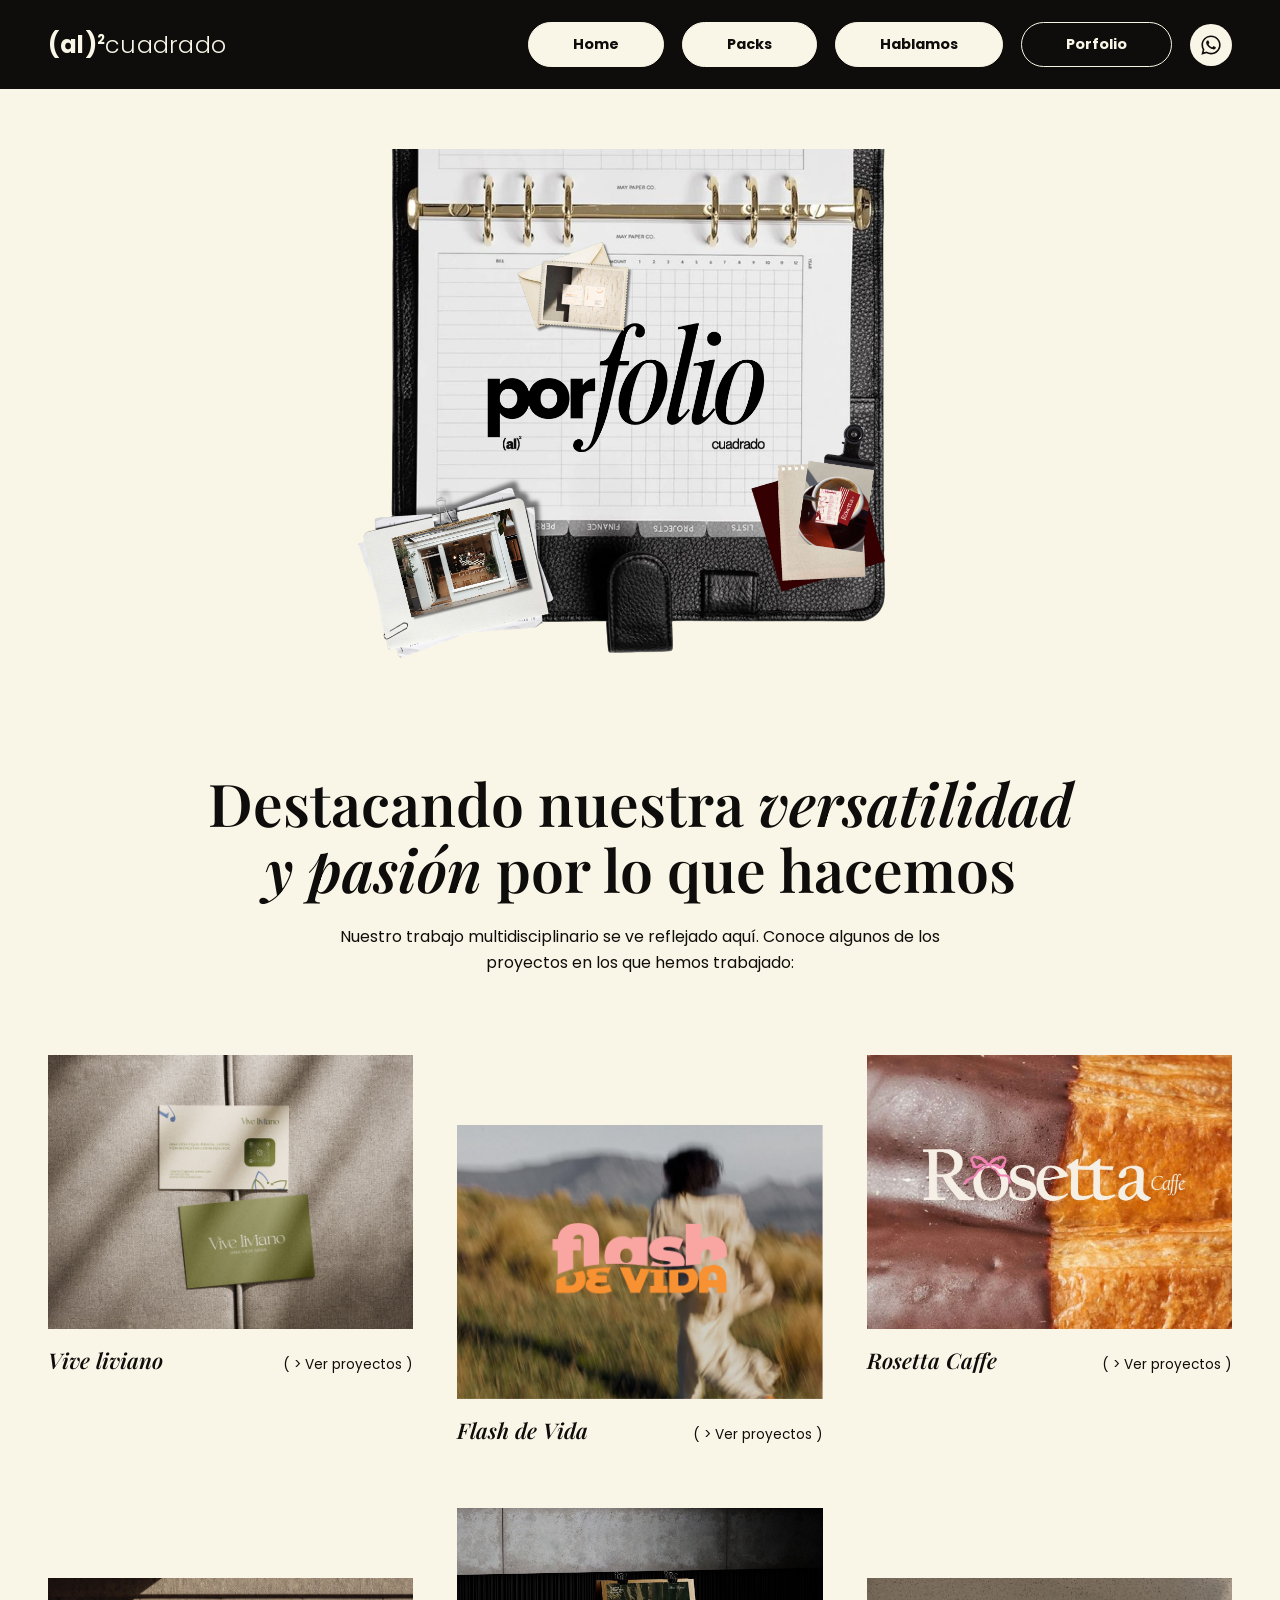
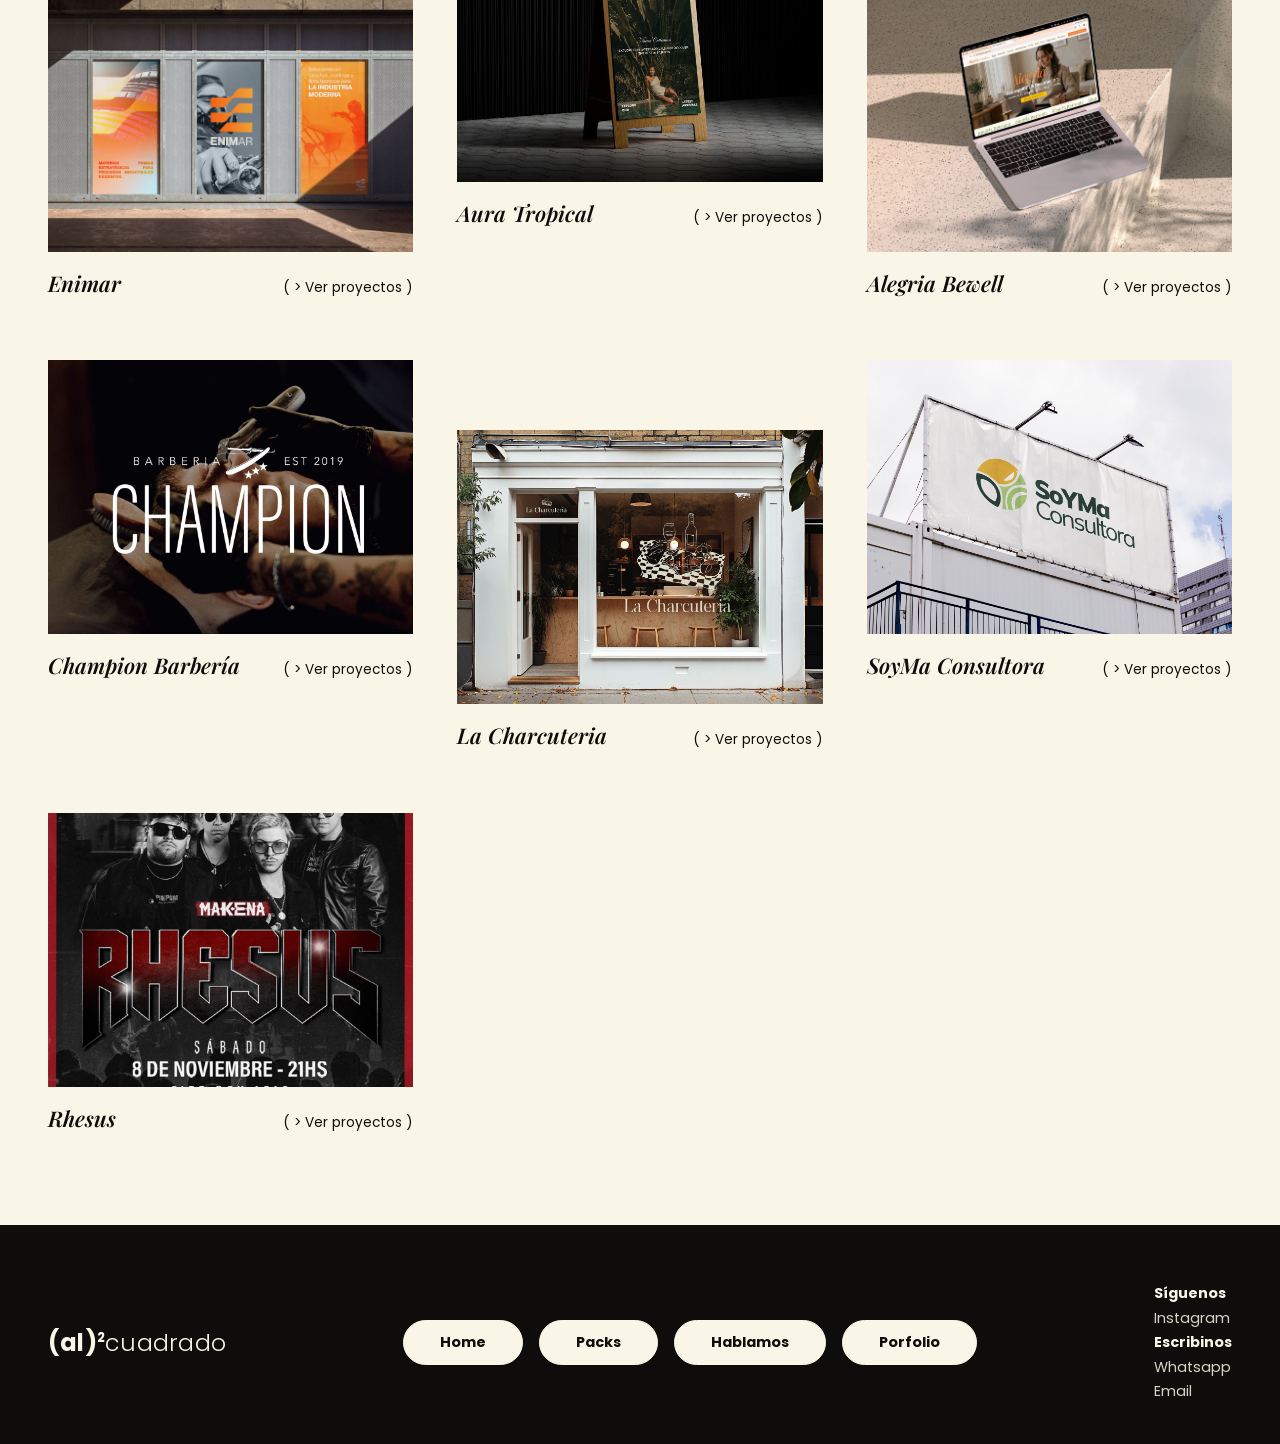
<file: porfolio.html>
<!DOCTYPE html>
<html lang="es">
<head>
<meta charset="UTF-8"/>
<meta name="viewport" content="width=device-width,initial-scale=1.0"/>
<title>Porfolio — (al)²cuadrado</title>
<meta name="description" content="Porfolio de AL²: branding, social media, diseño y desarrollo web para marcas con alma y estrategia."/>
<link rel="preconnect" href="https://fonts.googleapis.com"/>
<link rel="preconnect" href="https://fonts.gstatic.com" crossorigin/>
<link href="https://fonts.googleapis.com/css2?family=Poppins:wght@400;500;600;700;800&family=Playfair+Display:ital,wght@0,500;0,600;0,700;1,500;1,600;1,700&display=swap" rel="stylesheet"/>
<link rel="icon" type="image/png" sizes="64x64" href="assets/img/favicon-64.png"/>
<link rel="icon" href="favicon.ico" sizes="any"/>
<link rel="apple-touch-icon" href="assets/img/favicon-180.png"/>
<link rel="stylesheet" href="css/style.css?v=20260704c"/>
</head>
<body>

<!-- ── Header ── -->
<header class="site-header">
  <a class="logo" href="index.html"><b>(al)</b><sup>2</sup><span>cuadrado</span></a>
  <div class="nav-right"><nav class="main-nav">
    <a class="pill" href="index.html">Home</a>
    <a class="pill" href="packs.html">Packs</a>
    <a class="pill" href="contacto.html">Hablamos</a>
    <a class="pill active" href="porfolio.html">Porfolio</a>
  </nav><button class="nav-toggle" type="button" aria-label="Abrir menú" aria-expanded="false"><span></span><span></span><span></span></button><a class="nav-wsp" href="https://wa.me/5491160169886" target="_blank" rel="noopener" aria-label="Escribinos por WhatsApp"><svg viewBox="0 0 448 512" xmlns="http://www.w3.org/2000/svg"><path d="M380.9 97.1C339 55.1 283.2 32 223.9 32c-122.4 0-222 99.6-222 222 0 39.1 10.2 77.3 29.6 111L0 480l117.7-30.9c32.4 17.7 68.9 27 106.1 27h.1c122.3 0 224.1-99.6 224.1-222 0-59.3-25.2-115-67.1-157zm-157 341.6c-33.2 0-65.7-8.9-94-25.7l-6.7-4-69.8 18.3L72 359.2l-4.4-7c-18.5-29.4-28.2-63.3-28.2-98.2 0-101.7 82.8-184.5 184.6-184.5 49.3 0 95.6 19.2 130.4 54.1 34.8 34.9 56.2 81.2 56.1 130.5 0 101.8-84.9 184.6-186.6 184.6zm101.2-138.2c-5.5-2.8-32.8-16.2-37.9-18-5.1-1.9-8.8-2.8-12.5 2.8-3.7 5.6-14.3 18-17.6 21.8-3.2 3.7-6.5 4.2-12 1.4-32.6-16.3-54-29.1-75.5-66-5.7-9.8 5.7-9.1 16.3-30.3 1.8-3.7.9-6.9-.5-9.7-1.4-2.8-12.5-30.1-17.1-41.2-4.5-10.8-9.1-9.3-12.5-9.5-3.2-.2-6.9-.2-10.6-.2-3.7 0-9.7 1.4-14.8 6.9-5.1 5.6-19.4 19-19.4 46.3 0 27.3 19.9 53.7 22.6 57.4 2.8 3.7 39.1 59.7 94.8 83.8 35.2 15.2 49 16.5 66.6 13.9 10.7-1.6 32.8-13.4 37.4-26.4 4.6-13 4.6-24.1 3.2-26.4-1.3-2.5-5-3.9-10.5-6.6z"/></svg></a></div>
</header>

<!-- ── Hero ── -->
<section class="hero-porfolio">
  <img class="reveal in" src="assets/img/porfolio-binder.png" alt="Carpeta porfolio de (al)²cuadrado"/>
</section>

<!-- ── Intro + grilla ── -->
<section class="section" style="padding-top:40px;">
  <div class="section-inner porfolio-head">
    <h1 class="reveal">Destacando nuestra <em>versatilidad</em><br/><em>y pasión</em> por lo que hacemos</h1>
    <p class="lead reveal">Nuestro trabajo multidisciplinario se ve reflejado aquí. Conoce algunos de los proyectos en los que hemos trabajado:</p>

    <div class="work-grid">
      <a class="work w-4 w-off reveal" href="marca.html?m=vive-liviano">
        <div class="work-media"><img src="assets/img/vive-liviano/vive-liviano-04.jpg" alt="Tarjetas personales de Vive Liviano"/></div>
        <div class="work-caption"><h3>Vive liviano</h3><span>( &gt; Ver proyectos )</span></div>
      </a>
      <a class="work w-4 reveal" href="marca.html?m=flash-de-vida">
        <div class="work-media"><img src="assets/img/flash-de-vida/flash-de-vida-05.png" alt="Logo de Flash de Vida"/></div>
        <div class="work-caption"><h3>Flash de Vida</h3><span>( &gt; Ver proyectos )</span></div>
      </a>
      <a class="work w-4 w-off reveal" href="marca.html?m=rosetta-caffe">
        <div class="work-media"><img src="assets/img/rosetta-caffe/rosetta-caffe-01.jpg" alt="Logo de Rosetta Caffe sobre croissant"/></div>
        <div class="work-caption"><h3>Rosetta Caffe</h3><span>( &gt; Ver proyectos )</span></div>
      </a>
      <a class="work w-4 reveal" href="marca.html?m=enimar">
        <div class="work-media"><img src="assets/img/enimar/enimar-02.jpg" alt="Cartelería de Enimar"/></div>
        <div class="work-caption"><h3>Enimar</h3><span>( &gt; Ver proyectos )</span></div>
      </a>
      <a class="work w-4 w-off reveal" href="marca.html?m=aura-tropical">
        <div class="work-media"><img src="assets/img/aura-tropical/aura-tropical-04.jpg" alt="Cartel de Aura Tropical"/></div>
        <div class="work-caption"><h3>Aura Tropical</h3><span>( &gt; Ver proyectos )</span></div>
      </a>
      <a class="work w-4 reveal" href="marca.html?m=alegria-bewell">
        <div class="work-media"><img src="assets/img/alegria-bewell/alegria-bewell-07.jpg" alt="Web de Alegria Bewell en una laptop"/></div>
        <div class="work-caption"><h3>Alegria Bewell</h3><span>( &gt; Ver proyectos )</span></div>
      </a>
      <a class="work w-4 w-off reveal" href="marca.html?m=champion">
        <div class="work-media"><img src="assets/img/champion/champion-01.jpg" alt="Identidad de Champion Barbería"/></div>
        <div class="work-caption"><h3>Champion Barbería</h3><span>( &gt; Ver proyectos )</span></div>
      </a>
      <a class="work w-4 reveal" href="marca.html?m=la-charcuteria">
        <div class="work-media"><img src="assets/img/la-charcuteria/la-charcuteria-01.jpg" alt="Fachada de La Charcuteria"/></div>
        <div class="work-caption"><h3>La Charcuteria</h3><span>( &gt; Ver proyectos )</span></div>
      </a>
      <a class="work w-4 w-off reveal" href="marca.html?m=soyma">
        <div class="work-media"><img src="assets/img/soyma/soyma-10.png" alt="Logo de SoyMa Consultora"/></div>
        <div class="work-caption"><h3>SoyMa Consultora</h3><span>( &gt; Ver proyectos )</span></div>
      </a>
      <a class="work w-4 reveal" href="marca.html?m=rhesus">
        <div class="work-media"><img src="assets/img/rhesus/rhesus-03.jpg" alt="Flyer del show de Rhesus"/></div>
        <div class="work-caption"><h3>Rhesus</h3><span>( &gt; Ver proyectos )</span></div>
      </a>
    </div>
  </div>
</section>

<!-- ── Footer ── -->
<footer class="site-footer">
  <div class="footer-inner">
    <a class="logo" href="index.html"><b>(al)</b><sup>2</sup><span>cuadrado</span></a>
    <nav class="footer-nav">
      <a class="pill" href="index.html">Home</a>
      <a class="pill" href="packs.html">Packs</a>
      <a class="pill" href="contacto.html">Hablamos</a>
      <a class="pill" href="porfolio.html">Porfolio</a>
    </nav>
    <div class="footer-social">
      <strong>Síguenos</strong>
      <a href="https://www.instagram.com/studio.al2/" target="_blank" rel="noopener">Instagram</a>
      <strong>Escribinos</strong>
      <a href="https://wa.me/5491160169886" target="_blank" rel="noopener">Whatsapp</a>
      <a href="mailto:alcuadrado.st@gmail.com">Email</a>
    </div>
  </div>
</footer>

<script src="js/main.js"></script>
</body>
</html>
</file>
<file: css/style.css>
/* ============================================================
   (al)²cuadrado — estilos compartidos
   ============================================================ */
:root{
  --crema:#FAF6E7;
  --negro:#0E0D0B;
  --negro-suave:#1a1917;
  --gris:#5c5a54;
  --sans:'Poppins',sans-serif;
  --serif:'Playfair Display',serif;
  --ease:cubic-bezier(.16,1,.3,1);
}
*,*::before,*::after{box-sizing:border-box;margin:0;padding:0;}
html{scroll-behavior:smooth;}
body{
  background:var(--crema);
  color:var(--negro);
  font-family:var(--sans);
  font-size:16px;
  line-height:1.6;
  overflow-x:hidden;
}
img{max-width:100%;display:block;}
a{color:inherit;}
::selection{background:var(--negro);color:var(--crema);}

/* ── Transiciones de página ── */
body{opacity:0;transition:opacity .45s ease;}
body.page-in{opacity:1;}
body.page-out{opacity:0;transition:opacity .3s ease;}

/* ── Cursor personalizado ── */
#cursor-dot,#cursor-ring{
  position:fixed;top:0;left:0;
  pointer-events:none;
  border-radius:50%;
  z-index:9999;
}
#cursor-dot{width:8px;height:8px;background:var(--negro);mix-blend-mode:difference;background:#fff;}
#cursor-ring{
  width:38px;height:38px;
  border:1.5px solid rgba(14,13,11,.5);
  transition:width .3s var(--ease),height .3s var(--ease),border-color .3s;
  mix-blend-mode:difference;
  border-color:rgba(255,255,255,.7);
}
body.cursor-hover #cursor-ring{width:62px;height:62px;}

/* ── Header ── */
.site-header{
  background:var(--negro);
  display:flex;
  align-items:center;
  justify-content:space-between;
  gap:16px;
  padding:22px 48px;
  position:sticky;
  top:0;
  z-index:500;
  transition:padding .35s var(--ease),box-shadow .35s;
}
.site-header.scrolled{
  padding:14px 48px;
  box-shadow:0 10px 40px rgba(0,0,0,.35);
}
.nav-right{display:flex;align-items:center;gap:18px;flex-wrap:wrap;justify-content:flex-end;}
.nav-wsp{
  display:inline-flex;
  align-items:center;
  justify-content:center;
  width:42px;height:42px;
  border-radius:50%;
  background:var(--crema);
  color:var(--negro);
  transition:transform .25s var(--ease),background .25s;
  transform:translate(var(--mx,0),var(--my,0));
}
.nav-wsp:hover{background:#25D366;color:#fff;}
.nav-wsp svg{width:22px;height:22px;fill:currentColor;}
.logo{
  color:var(--crema);
  text-decoration:none;
  font-size:1.5rem;
  letter-spacing:.01em;
  white-space:nowrap;
  line-height:1;
}
.logo b{font-weight:700;}
.logo sup{font-size:.55em;font-weight:700;}
.logo span{font-weight:300;}
.main-nav{display:flex;gap:18px;flex-wrap:wrap;justify-content:flex-end;}
.pill{
  display:inline-block;
  background:var(--crema);
  color:var(--negro);
  border:1.5px solid var(--crema);
  border-radius:999px;
  padding:10px 44px;
  font-weight:700;
  font-size:.9rem;
  text-decoration:none;
  text-align:center;
  transition:transform .2s ease-out,background .25s,color .25s;
  transform:translate(var(--mx,0),var(--my,0));
}
.pill.active{background:var(--negro);color:var(--crema);}

/* ── Menú hamburguesa (solo mobile) ── */
.nav-toggle{
  display:none;
  flex-direction:column;
  align-items:center;
  justify-content:center;
  gap:5px;
  width:42px;height:42px;
  border-radius:50%;
  background:var(--crema);
  border:none;
  cursor:pointer;
  flex-shrink:0;
}
.nav-toggle span{
  width:18px;height:2px;
  background:var(--negro);
  border-radius:2px;
  transition:transform .3s var(--ease),opacity .2s;
}
.site-header.nav-open .nav-toggle span:nth-child(1){transform:translateY(7px) rotate(45deg);}
.site-header.nav-open .nav-toggle span:nth-child(2){opacity:0;}
.site-header.nav-open .nav-toggle span:nth-child(3){transform:translateY(-7px) rotate(-45deg);}

/* ── Botones ── */
.btn{
  position:relative;
  display:inline-block;
  background:var(--negro);
  color:var(--crema);
  border:1.5px solid var(--negro);
  border-radius:999px;
  padding:14px 34px;
  font-family:var(--sans);
  font-weight:600;
  font-size:.95rem;
  text-decoration:none;
  cursor:pointer;
  overflow:hidden;
  transition:transform .2s ease-out,box-shadow .25s,color .3s;
  transform:translate(var(--mx,0),var(--my,0));
}
.btn span,.btn{z-index:1;}
.btn::before{
  content:'';
  position:absolute;inset:0;
  background:var(--crema);
  border-radius:inherit;
  transform:translateY(102%);
  transition:transform .38s var(--ease);
  z-index:-1;
}
.btn:hover{color:var(--negro);box-shadow:0 14px 30px rgba(14,13,11,.22);}
.btn:hover::before{transform:translateY(0);}
.btn.btn-crema{background:var(--crema);color:var(--negro);border-color:var(--crema);}
.btn.btn-crema::before{background:var(--negro);}
.btn.btn-crema:hover{color:var(--crema);box-shadow:0 14px 30px rgba(0,0,0,.35);}

/* ── Tipografía ── */
.t-serif{font-family:var(--serif);font-weight:600;letter-spacing:-.01em;line-height:1.05;}
.t-serif i,.t-serif em{font-style:italic;font-weight:600;}
.t-sans{font-family:var(--sans);font-weight:800;letter-spacing:-.02em;line-height:1.05;}
.section{padding:90px 48px;position:relative;}
.section-inner{max-width:1240px;margin:0 auto;position:relative;}
.lead{
  max-width:620px;
  margin:22px auto 0;
  text-align:center;
  font-size:1rem;
  color:var(--negro);
}

/* ── Marquee ── */
.marquee{
  overflow:hidden;
  white-space:nowrap;
  padding:16px 0;
  background:var(--crema);
  border-top:1px solid rgba(14,13,11,.08);
  border-bottom:1px solid rgba(14,13,11,.08);
}
.marquee.dark{background:var(--negro);color:var(--crema);border:none;}
.marquee-track{
  display:inline-block;
  animation:marquee 28s linear infinite;
}
.marquee-track span{
  font-family:var(--sans);
  font-weight:800;
  font-size:1.6rem;
  letter-spacing:-.01em;
  padding-right:14px;
}
@keyframes marquee{
  from{transform:translateX(0);}
  to{transform:translateX(-50%);}
}

/* ── Reveal on scroll ── */
.reveal{opacity:0;transform:translateY(40px);transition:opacity .9s var(--ease),transform .9s var(--ease);}
.reveal.in{opacity:1;transform:none;}

/* ── Titulares con split por palabra ── */
.split-ready .w{display:inline-block;overflow:hidden;vertical-align:bottom;}
.split-ready .wi{display:inline-block;transform:translateY(115%);transition:transform .85s var(--ease);}
.split-ready.in .wi{transform:none;}
.split-ready .w:nth-child(2) .wi{transition-delay:.05s;}
.split-ready .w:nth-child(3) .wi{transition-delay:.1s;}
.split-ready .w:nth-child(4) .wi{transition-delay:.15s;}
.split-ready .w:nth-child(5) .wi{transition-delay:.2s;}
.split-ready .w:nth-child(6) .wi{transition-delay:.25s;}
.split-ready .w:nth-child(7) .wi{transition-delay:.3s;}
.split-ready .w:nth-child(8) .wi{transition-delay:.35s;}
.split-ready .w:nth-child(n+9) .wi{transition-delay:.4s;}

/* ── Parallax (usa `translate`, no pisa los rotate de cada imagen) ── */
.parallax{translate:0 var(--py,0px);will-change:translate;}

/* ── Flotación suave ── */
@keyframes floaty{
  0%,100%{translate:0 0;}
  50%{translate:0 -14px;}
}
.hero-home-agenda img{animation:floaty 7s ease-in-out infinite;}
.ast{animation:spinSlow 14s linear infinite;}
@keyframes spinSlow{to{rotate:360deg;}}

/* ── Formulario ── */
.form-wrap{max-width:820px;margin:0 auto;}
.form-grid{
  display:grid;
  grid-template-columns:1fr 1fr;
  gap:22px 40px;
}
.field{display:flex;flex-direction:column;}
.field.full{grid-column:1/-1;}
.field label{
  font-size:.72rem;
  font-weight:600;
  letter-spacing:.06em;
  text-transform:uppercase;
  margin-bottom:8px;
  padding-left:10px;
}
.field input,.field textarea,.field select{
  background:transparent;
  border:1.5px solid var(--negro);
  border-radius:18px;
  padding:14px 18px;
  font-family:var(--sans);
  font-size:.95rem;
  color:var(--negro);
  outline:none;
  transition:box-shadow .2s;
  width:100%;
  appearance:none;
}
.field textarea{min-height:130px;resize:vertical;border-radius:22px;}
.field select{
  cursor:pointer;
  background-image:url("data:image/svg+xml,%3Csvg xmlns='http://www.w3.org/2000/svg' width='14' height='9' viewBox='0 0 14 9'%3E%3Cpath d='M1 1l6 6 6-6' stroke='%230E0D0B' stroke-width='2' fill='none' stroke-linecap='round'/%3E%3C/svg%3E");
  background-repeat:no-repeat;
  background-position:right 18px center;
  background-size:14px;
  padding-right:44px;
}
.field input:focus,.field textarea:focus,.field select:focus{box-shadow:0 0 0 3px rgba(14,13,11,.14);}
.form-note{
  font-size:.78rem;
  color:var(--gris);
  margin:22px auto 26px;
  max-width:520px;
  text-align:center;
}
.form-send{text-align:center;}
.form-send .btn{padding:15px 46px;letter-spacing:.06em;font-weight:700;}
.form-ok{
  display:none;
  text-align:center;
  font-weight:600;
  margin-top:18px;
}
.form-ok.show{display:block;}

/* ── Modal de gracias ── */
.al-modal{
  position:fixed;inset:0;
  z-index:1000;
  display:flex;
  align-items:center;
  justify-content:center;
  padding:24px;
  background:rgba(14,13,11,.55);
  backdrop-filter:blur(6px);
  -webkit-backdrop-filter:blur(6px);
  opacity:0;
  visibility:hidden;
  transition:opacity .35s var(--ease),visibility .35s;
}
.al-modal.open{opacity:1;visibility:visible;}
.al-modal-card{
  background:var(--crema);
  color:var(--negro);
  border-radius:26px;
  padding:52px 40px 44px;
  max-width:480px;
  width:100%;
  text-align:center;
  box-shadow:0 40px 90px rgba(0,0,0,.45);
  transform:translateY(26px) scale(.96);
  transition:transform .45s var(--ease);
}
.al-modal.open .al-modal-card{transform:none;}
.al-modal-logo{
  display:inline-block;
  font-size:1.5rem;
  line-height:1;
  margin-bottom:22px;
}
.al-modal-logo b{font-weight:700;}
.al-modal-logo sup{font-size:.55em;font-weight:700;}
.al-modal-logo span{font-weight:300;}
.al-modal-card h3{
  font-family:var(--serif);
  font-weight:600;
  font-size:2rem;
  margin-bottom:12px;
}
.al-modal-card p{
  font-size:.98rem;
  line-height:1.7;
  margin-bottom:28px;
}
.al-modal-card p a{font-weight:600;}


/* ── Franja de trabajos en movimiento ── */
.strip-work{
  overflow:hidden;
  background:var(--negro);
}
.strip-track{
  display:flex;
  width:max-content;
  animation:stripMove 75s linear infinite;
}
.strip-track img{
  height:420px;
  width:auto;
  object-fit:cover;
  flex-shrink:0;
  display:block;
}
@keyframes stripMove{
  from{transform:translateX(0);}
  to{transform:translateX(-50%);}
}

/* ── Footer ── */
.site-footer{
  background:var(--negro);
  color:var(--crema);
  padding:56px 48px;
}
.footer-inner{
  max-width:1300px;
  margin:0 auto;
  display:flex;
  align-items:center;
  justify-content:space-between;
  gap:32px;
  flex-wrap:wrap;
}
.footer-nav{display:flex;gap:16px;flex-wrap:wrap;}
.footer-nav .pill{padding:10px 36px;}
.footer-social{font-size:.9rem;line-height:1.7;}
.footer-social strong{display:block;}
.footer-social a{color:var(--crema);text-decoration:none;opacity:.85;display:block;}
.footer-social a:hover{opacity:1;text-decoration:underline;}

/* ============================================================
   INICIO
   ============================================================ */
.hero-home{
  position:relative;
  min-height:88vh;
  display:flex;
  align-items:center;
  padding:70px 48px;
  overflow:hidden;
}
.hero-home .hero-bg{
  position:absolute;
  inset:-10% 0;
  background:url('../assets/img/fondo-portada.png') center/cover no-repeat;
  filter:brightness(.85);
  transform:scale(1.08);
  will-change:transform;
  animation:heroBgIn 1.4s ease both;
}
@keyframes heroBgIn{
  from{opacity:0;}
  to{opacity:1;}
}
.hero-home-inner{
  position:relative;
  max-width:1560px;
  margin:0 auto;
  display:grid;
  grid-template-columns:1.25fr 1fr;
  gap:32px;
  align-items:center;
  width:100%;
}
.hero-home-agenda img{
  width:116%;
  margin-left:-8%;
  max-width:none;
  filter:drop-shadow(0 30px 60px rgba(0,0,0,.45));
}
.hero-home::after{
  content:'';
  position:absolute;inset:0;
  background:linear-gradient(200deg,rgba(0,0,0,0) 35%,rgba(0,0,0,.42) 100%);
  pointer-events:none;
}
.hero-home-inner{z-index:2;}
.hero-home h1{
  font-family:var(--sans);
  font-weight:800;
  font-size:clamp(2.6rem,5.2vw,4.6rem);
  line-height:1.02;
  letter-spacing:-.02em;
  color:#fff;
  text-shadow:0 2px 10px rgba(0,0,0,.25);
}
.hero-home h1 sup{font-size:.4em;}

/* Somos */
.somos-grid{
  display:grid;
  grid-template-columns:1fr 1.15fr;
  gap:44px;
  align-items:center;
}
.somos-sticker{width:min(540px,100%);margin-bottom:20px;}
.somos-text{
  align-self:stretch;
  display:flex;
  flex-direction:column;
  justify-content:space-between;
  padding:26px 0 250px;
}
.somos-text .btn{align-self:center;}
.somos-text p{font-size:1.22rem;font-weight:500;line-height:1.85;}
.somos-text .btn{margin-top:34px;}

/* Creamos con intención */
.intencion{text-align:center;padding:60px 48px;}
.intencion-inner{max-width:1240px;margin:0 auto;position:relative;}
.intencion-title{width:min(760px,92%);margin:0 auto;position:relative;z-index:2;}
.intencion-inner > .reveal{position:relative;z-index:2;}
.intencion .btn{margin-top:48px;}
.float-img{
  position:absolute;
  border-radius:4px;
  box-shadow:0 22px 45px rgba(14,13,11,.25);
  object-fit:cover;
  z-index:1;
}
.fl-1{width:250px;top:-50px;left:1%;transform:rotate(-4deg);}
.fl-2{width:220px;top:36%;left:4%;transform:rotate(3deg);}
.fl-3{width:290px;bottom:-40px;left:11%;transform:rotate(-3deg);}
.fl-4{width:240px;top:-30px;right:4%;transform:rotate(4deg);}
.fl-5{width:270px;bottom:4%;right:2%;transform:rotate(-2deg);}
.ast{position:absolute;width:44px;}
.ast-l{left:12%;top:44%;}
.ast-r{right:9%;bottom:-8%;}

/* Servicios */
.servicios-grid{
  display:grid;
  grid-template-columns:1.1fr 1fr;
  gap:48px;
  align-items:center;
}
.servicios-list{list-style:none;}
.servicios-list li a{
  display:flex;
  align-items:baseline;
  justify-content:space-between;
  gap:20px;
  padding:22px 4px;
  border-bottom:1.5px solid var(--negro);
  text-decoration:none;
  font-family:var(--sans);
  font-weight:500;
  font-size:clamp(1.4rem,2.4vw,2.1rem);
  letter-spacing:-.01em;
  transition:padding-left .3s var(--ease);
}
.servicios-list li a:hover{padding-left:16px;}
.servicios-list li a span{font-size:.55em;font-weight:400;}

/* Porfolio (sección home) */
.porfolio-grid{
  display:grid;
  grid-template-columns:1.25fr 1fr;
  gap:40px;
  align-items:center;
}
.porfolio-grid > div:first-child img{
  width:142%;
  max-width:none;
  margin-left:-22%;
}
.porfolio-copy h2{
  font-size:clamp(2.2rem,4vw,3.4rem);
  line-height:1.1;
  font-family:var(--sans);
  font-weight:800;
  letter-spacing:-.02em;
}
.porfolio-copy h2 em{
  font-family:var(--serif);
  font-style:italic;
  font-weight:600;
}
.link-proyectos{
  display:inline-block;
  margin-top:30px;
  font-size:1.15rem;
  font-weight:500;
  text-decoration:none;
  border-bottom:1.5px solid transparent;
  transition:border-color .2s;
}
.link-proyectos:hover{border-color:var(--negro);}

/* Menos aire entre secciones (el padding 90px de .section se duplicaba en cada unión) */
#porfolio{padding-bottom:24px;}
.proceso{padding-top:30px;padding-bottom:40px;}
#somos{padding-bottom:40px;}
#servicios{padding-top:30px;}
#contacto{padding-top:40px;}
#desarrollo-web{padding-bottom:24px;}
.foto-sec{padding-top:40px;}

/* Proceso (acordeón) */
.proceso h2{
  text-align:center;
  font-family:var(--sans);
  font-weight:800;
  font-size:clamp(1.9rem,3.6vw,3rem);
  letter-spacing:-.02em;
  margin-bottom:56px;
}
.acordeon{max-width:980px;margin:0 auto;}
.acordeon details{border-bottom:1.5px solid var(--negro);}
.acordeon summary{
  list-style:none;
  cursor:pointer;
  display:flex;
  align-items:center;
  justify-content:space-between;
  gap:20px;
  padding:26px 4px;
  font-family:var(--sans);
  font-weight:500;
  font-size:clamp(1.4rem,2.6vw,2.2rem);
  letter-spacing:-.01em;
}
.acordeon summary::-webkit-details-marker{display:none;}
.acordeon summary::after{
  content:'⌄';
  font-size:1.2em;
  line-height:0;
  transition:transform .3s var(--ease);
}
.acordeon details[open] summary::after{transform:rotate(180deg);}
.acordeon .acordeon-body{
  padding:0 4px 30px;
  max-width:760px;
  color:var(--negro);
  overflow:hidden;
  transition:max-height .5s var(--ease),opacity .5s var(--ease);
}
.acordeon .acordeon-body em{font-style:italic;}
.acordeon summary{transition:padding-left .3s var(--ease);}
.acordeon details[open] summary{padding-left:14px;}

/* Contacto (sección home) */
.contact-grid{
  display:grid;
  grid-template-columns:1fr 1.1fr;
  gap:44px;
  align-items:start;
}
.contact-img{position:sticky;top:130px;}
.contact-img img{width:100%;}
.form-title{
  font-family:var(--serif);
  font-weight:600;
  font-size:clamp(1.7rem,2.8vw,2.4rem);
  line-height:1.15;
  margin-bottom:14px;
}
.form-title em{font-style:italic;}
.form-sub{font-size:.95rem;margin-bottom:34px;}

/* ============================================================
   PACKS
   ============================================================ */
.hero-packs{
  position:relative;
  text-align:center;
  padding:130px 48px 150px;
  overflow:hidden;
}
.hero-packs-inner{max-width:1240px;margin:0 auto;position:relative;z-index:2;}
.hero-packs h1{
  font-family:var(--serif);
  font-weight:600;
  font-size:clamp(2.6rem,5.4vw,4.6rem);
  line-height:1.06;
  max-width:860px;
  margin:0 auto;
}
.hero-packs h1 em{font-style:italic;}
.hero-packs .lead{max-width:560px;}
.hero-packs .btn{margin-top:38px;}
.hp-1{width:min(230px,15vw);top:-70px;left:2%;transform:rotate(-3deg);}
.hp-2{width:min(310px,20vw);bottom:-60px;left:1%;transform:rotate(2deg);}
.hp-3{width:min(340px,22vw);bottom:-90px;left:40%;transform:rotate(-2deg);}
.hp-4{width:min(300px,19vw);top:-90px;right:1%;transform:rotate(3deg);}
.hp-5{width:min(260px,17vw);bottom:-10px;right:3%;transform:rotate(-3deg);}

.section-dark{background:var(--negro);color:var(--crema);}
.pack-title{
  font-family:var(--serif);
  font-weight:600;
  font-size:clamp(3rem,7vw,5.6rem);
  text-align:center;
  line-height:1;
  position:relative;
  display:inline-block;
}
.pack-title-wrap{text-align:center;position:relative;}
.sticker-flor{
  position:absolute;
  width:88px;
  right:-98px;
  bottom:-10px;
  transform:rotate(8deg);
}
.section-dark .lead{color:var(--crema);}

.packs-cards{
  display:grid;
  grid-template-columns:repeat(3,1fr);
  gap:44px;
  margin-top:64px;
  align-items:stretch;
}
.pack-card{display:flex;flex-direction:column;align-items:center;gap:26px;}
.clipboard{
  background:#f4f2ec;
  color:var(--negro);
  border-radius:10px;
  padding:56px 30px 34px;
  width:100%;
  flex:1;
  position:relative;
  box-shadow:0 24px 50px rgba(0,0,0,.45);
}
.clipboard::before{
  content:'';
  position:absolute;
  top:-16px;left:50%;
  transform:translateX(-50%);
  width:110px;height:34px;
  background:#c9c7c1;
  border-radius:8px 8px 4px 4px;
  box-shadow:inset 0 -3px 6px rgba(0,0,0,.25);
}
.clipboard::after{
  content:'';
  position:absolute;
  top:-26px;left:50%;
  transform:translateX(-50%);
  width:26px;height:26px;
  border:5px solid #b3b1ab;
  border-radius:50%;
  background:transparent;
}
.clipboard h3{
  font-family:var(--serif);
  font-weight:600;
  font-size:1.7rem;
  text-align:center;
  margin-bottom:22px;
}
.clipboard h3 sup{font-size:.5em;}
.clipboard ul{padding-left:20px;font-size:.86rem;line-height:1.55;display:grid;gap:8px;}
.clipboard .pack-desc{font-size:.9rem;text-align:center;line-height:1.7;}
.clipboard .footnote{
  font-size:.66rem;
  color:var(--gris);
  text-align:center;
  margin-top:22px;
}

/* Community manager */
.cm-sec{overflow:hidden;}
.cm-sec .section-inner{position:relative;z-index:2;}
.cm-cards{grid-template-columns:repeat(2,1fr);max-width:760px;margin-left:auto;margin-right:auto;}
.clipboard h3 em{font-style:italic;}
.cm-desc{margin-bottom:18px;}
.cm-film{
  position:absolute;
  right:calc(50% - 630px);
  top:50%;
  width:min(310px,22vw);
  transform:translateY(-50%) rotate(10deg);
  z-index:1;
}
.cm-team-wrap{
  position:absolute;
  left:calc(50% - 610px);
  top:52%;
  width:min(280px,20vw);
  transform:rotate(-9deg);
  z-index:1;
}
.cm-team{border-radius:4px;box-shadow:0 24px 50px rgba(0,0,0,.5);}
.cm-gancho{
  position:absolute;
  top:-48px;
  left:26%;
  width:42%;
  transform:rotate(-14deg);
}

/* Combinar servicios */
.combinar-sec{overflow:hidden;}
.combinar-head{text-align:center;max-width:780px;margin:0 auto;}
.combinar-kicker{
  font-family:var(--serif);
  font-weight:500;
  font-size:clamp(1.2rem,2.3vw,1.7rem);
  letter-spacing:.01em;
}
.combinar-kicker em{font-style:normal;}
.combinar-kicker sup{font-size:.55em;font-weight:500;}
.combinar-title{
  font-family:var(--sans);
  font-weight:300;
  font-size:clamp(2.2rem,5.4vw,4rem);
  letter-spacing:-.03em;
  line-height:.98;
  margin:10px 0 28px;
}
.combinar-title em{
  font-family:var(--serif);
  font-style:italic;
  font-weight:600;
  font-size:1.38em;
  letter-spacing:-.01em;
  line-height:.8;
  vertical-align:-.04em;
}
.combinar-title .q-open{
  font-family:var(--serif);
  font-style:italic;
  font-weight:500;
  font-size:1.05em;
  margin-right:.02em;
}
.combinar-title .q-mark{
  font-family:var(--serif);
  font-style:italic;
  font-weight:600;
  font-size:1.38em;
  line-height:.8;
  vertical-align:-.06em;
}
.combinar-head .lead{margin-left:auto;margin-right:auto;}
.combinar-flow{
  position:relative;
  border:1.5px solid var(--negro);
  border-radius:40px;
  max-width:960px;
  margin:70px auto 0;
  padding:40px 46px 38px 150px;
}
.como-pill{
  position:absolute;
  left:0;
  top:50%;
  transform:translate(-50%, -50%);
  background:var(--negro);
  color:var(--crema);
  font-family:var(--serif);
  font-weight:500;
  font-size:clamp(1.4rem,2.2vw,1.8rem);
  letter-spacing:-.045em;
  border-radius:999px;
  padding:20px 34px;
  line-height:1;
  white-space:nowrap;
}
.combinar-steps{
  display:grid;
  grid-template-columns:1fr 1fr 1.2fr;
  gap:34px;
}
.combinar-step{position:relative;}
.step-num{
  position:absolute;
  top:-62px;
  left:0;
  width:44px;
  height:44px;
  display:flex;
  align-items:center;
  justify-content:center;
  background:var(--negro);
  color:var(--crema);
  font-weight:500;
  font-size:.95rem;
  border-radius:50%;
}
.step-head{font-weight:400;font-size:.9rem;line-height:1.5;margin-bottom:8px;}
.combinar-step ul{padding-left:18px;font-size:.88rem;line-height:1.55;display:grid;gap:6px;}
.combinar-nota{
  font-family:var(--serif);
  font-style:italic;
  font-size:1.05rem;
  text-align:center;
  max-width:660px;
  margin:44px auto 0;
}
.combinar-papers{
  position:absolute;
  right:-72px;
  top:50%;
  width:230px;
  transform:translate(50%, -50%);
  z-index:1;
}
.papers-quote{
  position:absolute;
  inset:26% 25% auto 17%;
  font-family:var(--serif);
  font-style:italic;
  font-weight:600;
  font-size:clamp(1.05rem,1.5vw,1.45rem);
  line-height:1.05;
  letter-spacing:-.02em;
  text-align:right;
  color:var(--negro);
  transform:rotate(-2deg);
}

/* Branding packs */
.branding-sec{overflow:hidden;}
.branding-film{
  position:absolute;
  right:-60px;
  top:-40px;
  width:min(500px,42vw);
  transform:rotate(6deg);
  z-index:0;
}
.branding-film-left{
  right:auto;
  top:auto;
  left:-60px;
  bottom:-40px;
  width:min(380px,28vw);
  transform:rotate(-6deg);
  border-radius:6px;
  box-shadow:0 24px 50px rgba(14,13,11,.22);
}
.branding-head{position:relative;z-index:2;text-align:center;}
.branding-cards{
  display:grid;
  grid-template-columns:1fr 1fr;
  gap:44px;
  max-width:980px;
  margin:64px auto 0;
  position:relative;
  z-index:2;
}
.paper-card{
  background:#f4f2ec;
  border-radius:12px;
  padding:44px 38px;
  box-shadow:0 24px 50px rgba(14,13,11,.18);
  display:flex;
  flex-direction:column;
  gap:18px;
}
.paper-card h3{
  font-family:var(--serif);
  font-weight:700;
  font-size:2rem;
  text-align:center;
}
.paper-card h3 em{font-style:italic;font-weight:600;}
.paper-card .paper-sub{text-align:center;font-size:.95rem;font-weight:500;}
.paper-card ul{padding-left:20px;font-size:.9rem;display:grid;gap:7px;}
.paper-card .btn{align-self:center;margin-top:auto;}
.paper-note{
  margin-top:auto;
  align-self:center;
  max-width:340px;
  background:var(--negro);
  color:var(--crema);
  border-radius:16px;
  padding:22px 26px;
  font-family:var(--sans);
  font-weight:600;
  font-size:.92rem;
  text-align:center;
  line-height:1.65;
  transform:rotate(-2deg);
  box-shadow:0 16px 34px rgba(14,13,11,.25);
}
.paper-note em{
  font-family:var(--serif);
  font-style:italic;
  font-weight:600;
  font-size:1.08em;
}

/* Desarrollo web */
.web-grid{
  display:grid;
  grid-template-columns:1.15fr 1fr;
  gap:44px;
  align-items:center;
}
.web-img{position:relative;}
.web-img .sticker-negro{
  position:absolute;
  width:104px;
  right:-18px;
  bottom:-22px;
  transform:rotate(-8deg);
}
.web-copy h2,.foto-sec h2{
  font-family:var(--serif);
  font-weight:600;
  font-size:clamp(2.6rem,5vw,4.2rem);
  line-height:1;
  margin-bottom:22px;
}
.web-copy p{max-width:480px;}
.web-copy .btn{margin-top:32px;}

/* Fotografía & video */
.foto-sec{text-align:center;}
.foto-full{width:100%;height:640px;object-fit:cover;margin-top:70px;}
.foto-sec .btn{margin-top:34px;}

/* ============================================================
   CONTACTO
   ============================================================ */
.hero-contacto{
  position:relative;
  min-height:78vh;
  display:flex;
  align-items:center;
  justify-content:center;
  overflow:hidden;
  padding:80px 24px;
}
.hero-contacto video{
  position:absolute;inset:0;
  width:100%;height:100%;
  object-fit:cover;
  filter:grayscale(1) brightness(.9);
}

/* ============================================================
   PORFOLIO
   ============================================================ */
.hero-porfolio{padding:60px 48px 30px;text-align:center;}
.hero-porfolio img{width:min(980px,100%);margin:0 auto;}
.porfolio-head h1{
  font-family:var(--serif);
  font-weight:600;
  font-size:clamp(2.2rem,4.6vw,3.8rem);
  line-height:1.12;
  text-align:center;
}
.porfolio-head h1 em{font-style:italic;}
.work-grid{
  display:grid;
  grid-template-columns:repeat(12,1fr);
  gap:60px 44px;
  margin-top:80px;
  align-items:end;
}
.work{
  text-decoration:none;
  display:block;
}
.work-media{
  overflow:hidden;
  transition:transform .5s var(--ease),box-shadow .5s;
}
.work img{
  width:100%;
  aspect-ratio:4/3;
  object-fit:cover;
  transition:transform .8s var(--ease);
}
.work:hover .work-media{transform:translateY(-6px);box-shadow:0 26px 50px rgba(14,13,11,.22);}
.work:hover img{transform:scale(1.06);}
.work-caption span{transition:transform .3s var(--ease);display:inline-block;}
.work:hover .work-caption span{transform:translateX(6px);}
.work-caption{
  display:flex;
  align-items:baseline;
  justify-content:space-between;
  gap:14px;
  margin-top:14px;
}
.work-caption h3{
  font-family:var(--serif);
  font-style:italic;
  font-weight:600;
  font-size:1.35rem;
}
.work-caption span{font-size:.85rem;white-space:nowrap;}
.w-4{grid-column:span 4;}
.w-5{grid-column:span 5;}
.w-6{grid-column:span 6;}
.w-7{grid-column:span 7;}
.w-off{margin-bottom:70px;}

/* ============================================================
   MARCA (detalle)
   ============================================================ */
.marca-head{padding:90px 48px 70px;text-align:center;}
.marca-head h1{
  font-family:var(--serif);
  font-weight:600;
  font-size:clamp(3rem,7vw,5.4rem);
  line-height:1;
}
.marca-head p{
  max-width:660px;
  margin:26px auto 0;
}
.marca-gallery{
  display:grid;
  grid-template-columns:1fr 1fr;
  gap:14px;
}
.marca-gallery img{
  width:100%;
  height:100%;
  object-fit:cover;
  min-height:320px;
}
.marca-gallery img.wide{grid-column:1/-1;max-height:720px;}
.marca-back{text-align:center;padding:70px 24px;}

/* ============================================================
   Responsive
   ============================================================ */
@media(max-width:1320px){
  .combinar-papers{
    position:relative;
    right:auto;
    top:auto;
    width:min(240px,70%);
    margin:26px auto 0;
    transform:rotate(-3deg);
    filter:drop-shadow(0 14px 26px rgba(14,13,11,.18));
  }
}
@media(max-width:1024px){
  .float-img{display:none;}
  .ast{display:none;}
  .branding-film{opacity:.4;}
  .cm-film,.cm-team-wrap{opacity:.35;}
}
@media(prefers-reduced-motion:reduce){
  *,*::before,*::after{animation:none!important;transition:none!important;}
  .reveal,.split-ready .wi{opacity:1!important;transform:none!important;}
}
@media(max-width:900px){
  /* Header compacto con menú hamburguesa */
  .site-header{padding:14px 18px;}
  .site-header.scrolled{padding:12px 18px;}
  .logo{font-size:1.3rem;}
  .nav-right{gap:10px;flex-wrap:nowrap;}
  .nav-toggle{display:inline-flex;}
  .main-nav{display:none;}
  .site-header.nav-open .main-nav{
    display:flex;
    flex-direction:column;
    align-items:stretch;
    gap:10px;
    position:absolute;
    top:100%;left:0;right:0;
    background:var(--negro);
    padding:8px 18px 22px;
    box-shadow:0 24px 40px rgba(0,0,0,.35);
    z-index:499;
  }
  .site-header.nav-open .main-nav .pill{display:block;text-align:center;}
  .nav-wsp{width:40px;height:40px;}
  .nav-wsp svg{width:20px;height:20px;}
  .pill{padding:12px 22px;font-size:.9rem;}
  .contact-img{position:static;}
  .section{padding:40px 20px;}
  #desarrollo-web{padding-bottom:20px;}
  .foto-sec{padding-top:20px;}
  .web-copy .btn{margin-top:18px;}
  .web-copy h2,.foto-sec h2{margin-bottom:14px;}
  .intencion{padding:44px 20px 36px;}
  .intencion .btn{margin-top:22px;}
  .hero-home{padding:38px 20px;min-height:auto;}
  .hero-home-inner,.somos-grid,.servicios-grid,.porfolio-grid,
  .contact-grid,.web-grid{grid-template-columns:1fr;gap:28px;}
  .lead{margin-top:16px;}
  .somos-text{align-self:auto;display:block;padding:0;}
  .somos-text p{font-size:1.05rem;line-height:1.7;}
  .somos-text .btn{margin-top:22px;}
  .somos-text p{font-size:1.05rem;}
  .servicios-list li a{padding:16px 4px;}
  .acordeon summary{padding:20px 4px;}
  .acordeon .acordeon-body{padding-bottom:22px;}
  .link-proyectos{margin-top:18px;}
  .hero-packs .btn{margin-top:26px;}
  .foto-sec .btn{margin-top:24px;}
  .form-grid{grid-template-columns:1fr;}
  .packs-cards,.branding-cards{grid-template-columns:1fr;}
  .strip-track img{height:240px;}
  .strip-track{animation-duration:52s;}
  .hero-home-agenda img{width:118%;margin-left:-9%;max-width:none;}
  .porfolio-grid > div:first-child img{width:100%;margin-left:0;}
  .work-grid{grid-template-columns:1fr;gap:30px;}
  .w-4,.w-5,.w-6,.w-7{grid-column:auto;}
  .w-off{margin-bottom:0;}
  .marca-gallery{grid-template-columns:1fr;}
  .site-footer{padding:38px 20px;}
  .footer-inner{flex-direction:column;text-align:center;gap:22px;}
  .footer-nav{
    display:grid;
    grid-template-columns:1fr 1fr;
    gap:10px;
    width:100%;
    max-width:360px;
    margin:0 auto;
  }
  .footer-nav .pill{display:block;text-align:center;padding:13px 10px;font-size:.9rem;}
  .footer-social{text-align:center;font-size:.95rem;}
  .footer-social strong{margin-top:14px;}
  .footer-social strong:first-child{margin-top:0;}
  .sticker-flor{display:none;}
  .pack-title{font-size:clamp(1.9rem,8vw,3rem);}
  .foto-full{height:320px;margin-top:34px;}
  .hero-packs{padding:44px 20px 50px;}
  .marquee-track span{font-size:1.15rem;}
  .marquee{padding:12px 0;}
  .branding-film{display:none;}
  .cm-film,.cm-team-wrap{display:none;}
  .cm-cards{grid-template-columns:1fr;}
  .combinar-flow{
    padding:32px 26px;
    border-radius:28px;
    margin-top:56px;
  }
  .como-pill{
    left:50%;
    top:-28px;
    transform:translateX(-50%) rotate(-2deg);
    font-size:1.15rem;
    padding:14px 26px;
  }
  .combinar-steps{grid-template-columns:1fr;gap:26px;}
  .step-num{
    position:static;
    width:auto;
    height:auto;
    display:inline-block;
    border-radius:999px;
    padding:6px 18px;
    margin-bottom:12px;
  }
  .combinar-flow{padding:28px 22px 26px;}
  .combinar-steps{gap:20px;}
  .combinar-papers{
    position:relative;
    right:auto;
    top:auto;
    width:min(260px,78%);
    margin:18px auto 4px;
    transform:rotate(-3deg);
    filter:drop-shadow(0 14px 26px rgba(14,13,11,.18));
  }
  .combinar-nota{margin-top:24px;font-size:.95rem;}
  .combinar-title{margin:8px 0 18px;}
  .paper-note{max-width:300px;padding:18px 20px;font-size:.88rem;}
  .cm-desc{margin-bottom:14px;}
  .hero-contacto{min-height:46vh;padding:0;}
  .hero-porfolio{padding:30px 20px 4px;}
  .marca-head{padding:44px 20px 34px;}
  .marca-back{padding:40px 20px;}
  .packs-cards{margin-top:34px;gap:28px;}
  .branding-cards{margin-top:34px;gap:26px;}
  .work-grid{margin-top:36px;}
  .proceso h2{margin-bottom:28px;}
  .form-sub{margin-bottom:24px;}
  .form-note{margin:18px auto 20px;}
  .al-modal-card{padding:42px 26px 36px;border-radius:22px;}
  .clipboard{padding:50px 24px 30px;}
  .paper-card{padding:36px 26px;}
  .web-img .sticker-negro{width:78px;right:0;bottom:-14px;}
}

/* ── Teléfonos chicos ── */
@media(max-width:600px){
  .section{padding:34px 16px;}
  .intencion{padding:34px 16px 30px;}
  .hero-home{padding:28px 16px;}
  .hero-home-inner,.somos-grid,.servicios-grid,.porfolio-grid,
  .contact-grid,.web-grid{gap:22px;}
  .form-grid{gap:16px;}
  .strip-track img{height:190px;}
  .strip-track{animation-duration:44s;}
  .hero-contacto{min-height:40vh;}
  .site-footer{padding:26px 16px 30px;}
  .footer-inner{gap:16px;}
  .footer-social{font-size:.9rem;line-height:1.5;}
  .footer-social strong{margin-top:10px;}
  .marquee-track span{font-size:1rem;}
  .marquee{padding:10px 0;}
  .hero-packs{padding:36px 16px 44px;}
  .clipboard{padding:44px 20px 26px;}
  .paper-card{padding:30px 20px;}
  .foto-full{height:260px;margin-top:28px;}
  .marca-gallery img{min-height:0;}
  /* Cita "combinar" como sticker negro (la pila de papeles no escala bien en celu) */
  .combinar-papers{
    width:auto;
    max-width:320px;
    margin:22px auto 2px;
    transform:rotate(-2deg);
    filter:none;
  }
  .combinar-papers img{display:none;}
  .papers-quote{
    position:static;
    background:var(--negro);
    color:var(--crema);
    text-align:center;
    font-size:1.3rem;
    line-height:1.2;
    padding:24px 26px;
    border-radius:22px;
    transform:none;
    box-shadow:0 14px 26px rgba(14,13,11,.18);
  }
}
</file>
